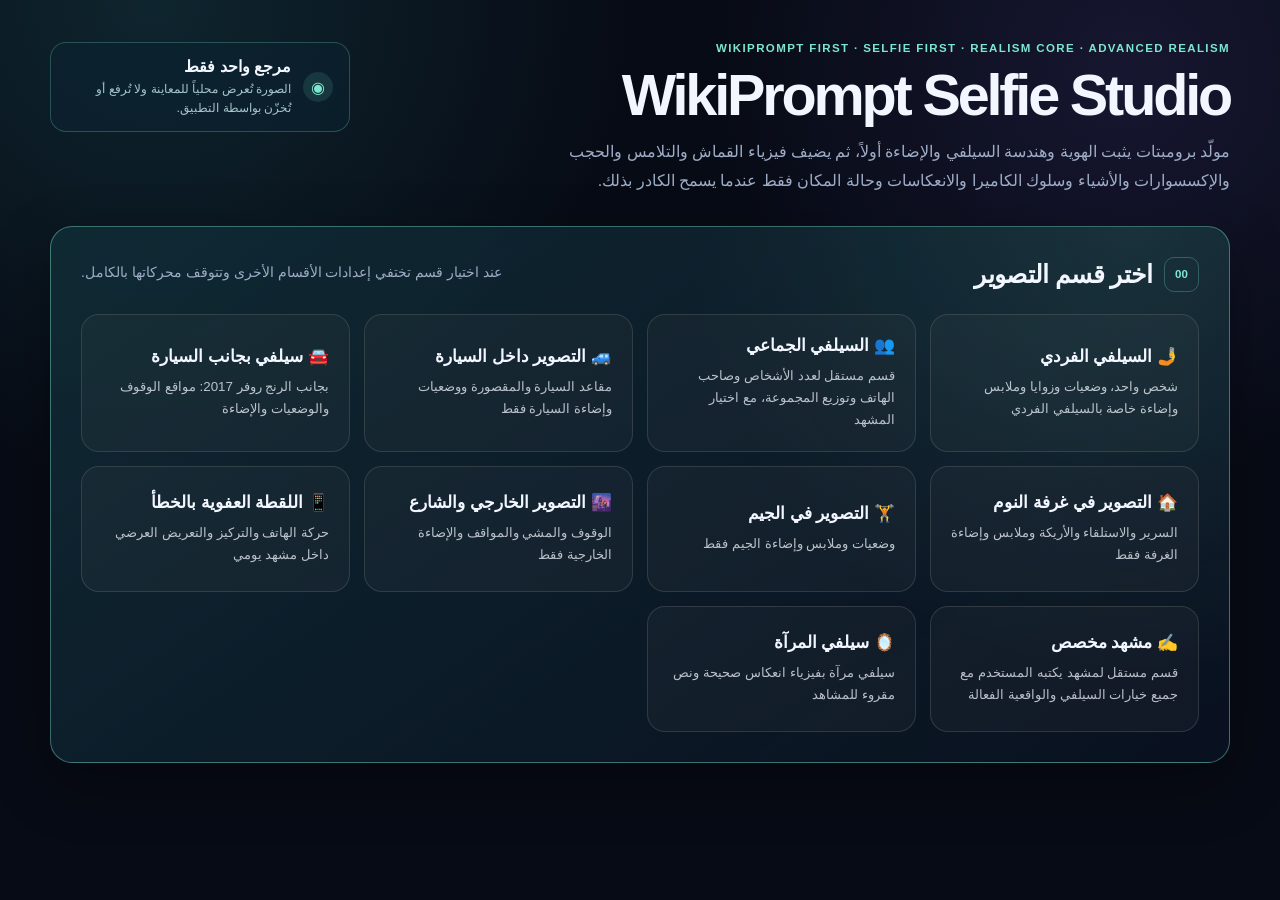
<file: index.html>
<!doctype html>
<html lang="ar" dir="rtl">
  <head>
    <meta charset="UTF-8" />
    <meta name="viewport" content="width=device-width, initial-scale=1.0" />
    <meta name="description" content="WikiPrompt Selfie Studio: مولّد برومبتات سيلفي واقعية بمرجع هوية واحد ومحركات Realism Core وAdvanced Realism." />
    <meta name="theme-color" content="#0b1020" />
    <title>WikiPrompt Selfie Studio</title>
    <link rel="stylesheet" href="styles-v2.css?v=20260903-emergency-cleanup" />
  </head>
  <body>
    <main class="app-shell">
      <header class="hero">
        <div>
          <p class="eyebrow">WIKIPROMPT FIRST · SELFIE FIRST · REALISM CORE · ADVANCED REALISM</p>
          <h1>WikiPrompt Selfie Studio</h1>
          <p class="hero-copy">مولّد برومبتات يثبت الهوية وهندسة السيلفي والإضاءة أولاً، ثم يضيف فيزياء القماش والتلامس والحجب والإكسسوارات والأشياء وسلوك الكاميرا والانعكاسات وحالة المكان فقط عندما يسمح الكادر بذلك.</p>
        </div>
        <div class="privacy-card">
          <span class="privacy-icon" aria-hidden="true">◉</span>
          <div><strong>مرجع واحد فقط</strong><p>الصورة تُعرض محلياً للمعاينة ولا تُرفع أو تُخزّن بواسطة التطبيق.</p></div>
        </div>
      </header>

      <form id="prompt-form" novalidate autocomplete="off">
        <input id="mode" name="mode" type="hidden" value="selfie" />

        <section class="panel priority-panel" id="studio-hub" aria-labelledby="studio-section-title">
          <div class="section-heading"><div><span class="section-number">00</span><h2 id="studio-section-title">اختر قسم التصوير</h2></div><p>عند اختيار قسم تختفي إعدادات الأقسام الأخرى وتتوقف محركاتها بالكامل.</p></div>
          <select id="studio-section" name="studioSection" hidden aria-hidden="true"></select>
          <input id="scenario-mode" name="scenarioMode" type="hidden" value="custom" />
          <div class="studio-section-grid" id="studio-section-grid">
            <button class="studio-section-card" type="button" data-studio-section="solo"><strong>🤳 السيلفي الفردي</strong><small>شخص واحد، وضعيات وزوايا وملابس وإضاءة خاصة بالسيلفي الفردي</small></button>
            <button class="studio-section-card" type="button" data-studio-section="group"><strong>👥 السيلفي الجماعي</strong><small>عدد الأشخاص وصاحب الهاتف وتوزيع المجموعة والتفاعل</small></button>
            <button class="studio-section-card" type="button" data-studio-section="car"><strong>🚙 التصوير داخل السيارة</strong><small>مقاعد السيارة والمقصورة ووضعيات وإضاءة السيارة فقط</small></button>
            <button class="studio-section-card" type="button" data-studio-section="carExterior"><strong>🚘 سيلفي بجانب السيارة</strong><small>بجانب الرنج روفر 2017: مواقع الوقوف والوضعيات والإضاءة</small></button>
            <button class="studio-section-card" type="button" data-studio-section="bedroom"><strong>🏠 التصوير في غرفة النوم</strong><small>السرير والاستلقاء والأريكة وملابس وإضاءة الغرفة فقط</small></button>
            <button class="studio-section-card" type="button" data-studio-section="gym"><strong>🏋️ التصوير في الجيم</strong><small>وضعيات وملابس وإضاءة الجيم فقط</small></button>
            <button class="studio-section-card" type="button" data-studio-section="street"><strong>🌆 التصوير الخارجي والشارع</strong><small>الوقوف والمشي والمواقف والإضاءة الخارجية فقط</small></button>
            <button class="studio-section-card" type="button" data-studio-section="accidental"><strong>📱 اللقطة العفوية بالخطأ</strong><small>حركة الهاتف والتركيز والتعريض العرضي داخل مشهد يومي</small></button>
            <button class="studio-section-card" type="button" data-studio-section="custom"><strong>✍️ مشهد مخصص</strong><small>قسم مستقل لمكان يكتبه المستخدم</small></button>
            <button class="studio-section-card" type="button" data-studio-section="mirror"><strong>🪞 سيلفي المرآة</strong><small>سيلفي مرآة بفيزياء انعكاس صحيحة ونص مقروء للمشاهد</small></button>
          </div>
        </section>

        <div id="studio-workspace" hidden>
          <section class="panel studio-workspace-header" aria-labelledby="active-studio-section-title">
            <button class="secondary-button compact-button" type="button" id="back-to-sections">← الرجوع إلى الأقسام</button>
            <div><p class="eyebrow">القسم المفتوح فقط</p><h2 id="active-studio-section-title"></h2><p id="studio-section-description"></p></div>
            <div class="readonly-card" id="studio-section-status"></div>
          </section>

        <section class="panel reference-panel" aria-labelledby="reference-title">
          <div class="section-heading"><div><span class="section-number">01</span><h2 id="reference-title">الهوية المرجعية</h2></div><p>صورة شخص واحدة هي المرجع الوحيد للوجه وخط الشعر وكثافته واللحية والعمر الظاهر.</p></div>
          <div class="reference-layout">
            <label class="drop-zone" for="reference-image"><input id="reference-image" type="file" accept="image/*" /><span class="drop-zone-icon" aria-hidden="true">+</span><strong>اختر صورة الهوية</strong><small>مرجع واحد فقط.</small></label>
            <div class="reference-preview-wrap" id="reference-preview-wrap" hidden><img id="reference-preview" alt="معاينة الصورة المرجعية" /><button class="secondary-button compact-button" type="button" id="remove-reference">إزالة الصورة</button></div>
            <label class="field field-wide" for="identity-notes"><span>ملاحظات هوية اختيارية</span><textarea id="identity-notes" rows="4" placeholder="مثال: فروة الرأس ظاهرة قليلًا، لا تزد كثافة الشعر، حافظ على فراغات اللحية وعدم تماثل الوجه الطبيعي."></textarea><small>الملاحظة تقيد المرجع ولا تستبدله.</small></label>
          </div>
        </section>

        <section class="panel priority-panel" aria-labelledby="selfie-title">
          <div class="section-heading"><div><span class="section-number">02</span><h2 id="selfie-title">السيلفي والوضعية</h2></div><p id="template-hint" aria-live="polite"></p></div>
          <div class="selfie-guidance" role="note">هذه هي الطبقة الأعلى أولوية بعد الهوية. المكان يرشّح الوضعية، والوضعية تقيد زاوية الهاتف والتكوين حتى تبقى مسافة الذراع والمنظور ممكنين فعلياً.</div>
          <div class="form-grid">
            <input id="group-mode" name="groupMode" type="hidden" value="single" />
            <input id="capture-mode" name="captureMode" type="hidden" value="normal" />
            <div class="field field-span-2" id="accidental-capture-fields" hidden>
              <span>إعدادات اللقطة العفوية بالخطأ</span>
              <div class="form-grid">
                <label class="field" for="accidental-trigger"><span>سبب حدوث اللقطة</span><select id="accidental-trigger" name="accidentalTrigger"></select></label>
                <label class="field" for="accidental-device"><span>الهاتف</span><select id="accidental-device" name="accidentalDevice"></select></label>
                <label class="field" for="accidental-position"><span>موضع الهاتف</span><select id="accidental-position" name="accidentalPhonePosition"></select></label>
                <label class="field" for="accidental-motion"><span>شدة الحركة</span><select id="accidental-motion" name="accidentalMotion"></select></label>
                <label class="field" for="accidental-tilt"><span>اتجاه الميل</span><select id="accidental-tilt" name="accidentalTilt"></select></label>
                <label class="field" for="accidental-focus"><span>حالة التركيز</span><select id="accidental-focus" name="accidentalFocus"></select></label>
                <label class="field" for="accidental-exposure"><span>التعريض التلقائي</span><select id="accidental-exposure" name="accidentalExposure"></select></label>
                <label class="field" for="accidental-intensity"><span>درجة العفوية</span><select id="accidental-intensity" name="accidentalIntensity"></select></label>
              </div>
            </div>
            <div class="field field-span-2" id="group-selfie-fields" hidden>
              <span>إعدادات السيلفي الجماعي</span>
              <div class="form-grid">
                <label class="field" for="group-count"><span>عدد الأشخاص</span><select id="group-count" name="groupCount"></select></label>
                <label class="field" for="camera-holder"><span>صاحب الهاتف</span><select id="camera-holder" name="cameraHolder"></select></label>
                <label class="field" for="group-arrangement"><span>توزيع المجموعة</span><select id="group-arrangement" name="groupArrangement"></select></label>
                <label class="field" for="group-interaction"><span>التفاعل</span><select id="group-interaction" name="groupInteraction"></select></label>
                <label class="field" for="group-auto-fix"><span>التصحيح التلقائي</span><select id="group-auto-fix" name="groupAutoFix"><option value="on">مفعّل — أقل من 75</option><option value="off">متوقف</option></select></label>
                <div class="field"><span>Group Realism Score</span><div class="readonly-card" id="group-score-preview">100/100</div><small>أقل من 75: Auto Fix · أقل من 60: Block Generation.</small></div>
              </div>
            </div>
            <label class="field field-span-2" id="scene-field" for="scene" hidden><span>مكان تصوير السيلفي الجماعي</span><select id="scene" name="scene"></select><small>هذا الاختيار يعمل داخل قسم السيلفي الجماعي فقط.</small></label>
            <label class="field field-span-2" id="custom-scene-field" for="custom-scene" hidden><span>وصف المشهد المخصص</span><textarea id="custom-scene" name="customScene" rows="3" placeholder="مثال: داخل محل نظارات طبي حديث في السعودية، أو داخل بقالة صغيرة في حي سكني."></textarea><small>اكتب المكان نفسه. المحرك يحوله إلى بيئة واقعية ويحافظ على السيلفي كعنصر أساسي.</small></label>
            <label class="field field-span-2" id="custom-scene-details-field" for="custom-scene-details" hidden><span>تفاصيل مطلوبة إذا سمحت الزاوية</span><input id="custom-scene-details" name="customSceneDetails" type="text" placeholder="اختياري: رف نظارات، مرآة صغيرة، موظف واحد بالخلفية." /><small>لا تُجبر هذه العناصر على الظهور إذا لم يسمح الكادر أو المنظور.</small></label>
            <label class="field" for="pose-family"><span>عائلة الوضعية</span><select id="pose-family" name="poseFamily"></select></label>
            <label class="field field-span-2" for="pose"><span>الوضعية</span><select id="pose" name="pose"></select><small>لا يُطلب من الخلفية أكثر مما يحتاجه هذا السيلفي.</small></label>
            <label class="field" for="selfie-angle"><span>زاوية السيلفي المتوافقة</span><select id="selfie-angle" name="selfieAngle"></select></label>
            <label class="field" for="composition"><span>التكوين المتوافق</span><select id="composition" name="composition"></select></label>
            <div class="field field-span-2 selfie-camera-lock" aria-label="قفل الكاميرا"><span>الكاميرا</span><div class="readonly-card">Xiaomi 15 Ultra · Front Camera · 21mm eq · f/2.0 · subject-held only</div><small>لا توجد كاميرا مراقب أو تصوير عادي في المسار الرئيسي.</small></div>
          </div>
        </section>

        <section class="panel" aria-labelledby="appearance-title">
          <div class="section-heading"><div><span class="section-number">03</span><h2 id="appearance-title">الملابس والشعر والمظهر</h2></div><p>الخامة والوزن والكي والاستعمال والقصة تتحكم في النسيج والطيات حسب الوضعية والكادر.</p></div>
          <div class="form-grid">
            <label class="field field-span-2" for="clothing"><span>الملابس</span><select id="clothing" name="clothing"></select><small>منزلي، كاجوال، ثياب سعودية، عمل، شتوي ورياضي.</small></label>
            <label class="field" for="fabric"><span>نوع القماش</span><select id="fabric" name="fabric"></select><small>يعرض فقط الخامات المنطقية للقطعة.</small></label>
            <label class="field" for="fabric-weight"><span>وزن القماش</span><select id="fabric-weight" name="fabricWeight"></select><small>يغير السقوط وعمق الطيات.</small></label>
            <label class="field" for="iron-state"><span>حالة الكي</span><select id="iron-state" name="ironState"></select><small>المكوي يظل يكوّن طيات جديدة عند الجلوس والحركة.</small></label>
            <label class="field" for="wear-state"><span>حالة الاستعمال</span><select id="wear-state" name="wearState"></select><small>جديد، يومي، بعد ساعات، منزلي أو بعد تمرين حسب اللباس.</small></label>
            <label class="field field-span-2" for="clothing-fit"><span>القصة / المقاس</span><select id="clothing-fit" name="clothingFit"></select><small>تؤثر على الشد والسقوط ولا تغيّر شكل الجسم.</small></label>
            <label class="field field-span-2" for="clothing-custom"><span>تفصيل إضافي للملابس</span><input id="clothing-custom" name="clothingCustom" type="text" placeholder="اختياري: لون أو تفصيل بسيط، مثال: بدون شعارات، أزرار بسيطة." /><small>إذا تعارض مع القماش أو الوضعية يتجاهله المحرك.</small></label>
            <label class="field field-span-2" for="hair"><span>تسريحة الشعر مع تثبيت الكثافة الأصلية</span><select id="hair" name="hair"></select></label>
            <label class="field" for="skin"><span>حالة البشرة</span><select id="skin" name="skin"></select></label>
            <label class="field" for="expression"><span>التعبير</span><select id="expression" name="expression"></select></label>
          </div>
        </section>

        <section class="panel lighting-panel" aria-labelledby="lighting-title">
          <div class="section-heading"><div><span class="section-number">04</span><h2 id="lighting-title">الإضاءة الفيزيائية</h2></div><p>المصدر المختار يحكم الظلال والـcatchlights والتعريض، ولا يوجد ضوء استوديو مخفي.</p></div>
          <div class="form-grid">
            <label class="field" for="time"><span>الوقت</span><select id="time" name="time"><option value="night">ليلاً</option><option value="day">نهاراً</option></select></label>
            <label class="field field-span-2" for="lighting"><span>الإضاءة</span><select id="lighting" name="lighting"></select></label>
            <label class="field" id="bedroom-window-field" for="bedroom-window" hidden><span>النافذة / الستائر</span><select id="bedroom-window" name="bedroomWindow"></select></label>
          </div>
        </section>

        <section class="panel" id="post-processing-panel" aria-labelledby="post-processing-title">
          <div class="section-heading"><div><span class="section-number">04A</span><h2 id="post-processing-title">الملمس والمعالجة اللاحقة</h2></div><p>اختيارية في جميع الأقسام. اتركها فارغة لعدم إضافة أي معالجة، أو اختر تأثيرين كحد أقصى.</p></div>
          <div class="effect-choice-grid" id="post-processing-options">
            <label class="effect-choice"><input type="checkbox" name="postProcessing" value="film-burn" /><span>حرق الفيلم</span></label>
            <label class="effect-choice"><input type="checkbox" name="postProcessing" value="film-grain" /><span>حبيبات الفيلم</span></label>
            <label class="effect-choice"><input type="checkbox" name="postProcessing" value="digital-clean" /><span>كلين ديجيتال</span></label>
            <label class="effect-choice"><input type="checkbox" name="postProcessing" value="chromatic-aberration" /><span>الانحراف اللوني</span></label>
            <label class="effect-choice"><input type="checkbox" name="postProcessing" value="bloom" /><span>بلوم</span></label>
            <label class="effect-choice"><input type="checkbox" name="postProcessing" value="vhs" /><span>VHS</span></label>
            <label class="effect-choice"><input type="checkbox" name="postProcessing" value="miniature" /><span>صورة مصغّرة</span></label>
            <label class="effect-choice"><input type="checkbox" name="postProcessing" value="motion-blur" /><span>ضبابية الحركة</span></label>
          </div>
          <div class="readonly-card" id="post-processing-status">بدون معالجة إضافية</div>
        </section>

        <section class="panel priority-panel" aria-labelledby="realism-core-title">
          <div class="section-heading"><div><span class="section-number">05</span><h2 id="realism-core-title">Realism Core</h2></div><p>طبقة ذكية تمنع التناقضات وتربط الشخص بالمكان والكاميرا بدل زيادة ديكور عشوائي.</p></div>
          <div class="selfie-guidance" role="note">التلامس، سلوك كاميرا الهاتف، الانعكاسات والزجاج وفحص التناقضات تعمل تلقائياً. أنت تتحكم فقط في الأشياء التي لها معنى بصري حقيقي.</div>
          <div class="form-grid">
            <label class="field" for="place-state"><span>حالة المكان</span><select id="place-state" name="placeState"></select><small>مرتب أو مستخدم أو بعد يوم عمل بدون فوضى مصطنعة.</small></label>
            <label class="field" for="people-density"><span>كثافة البشر</span><select id="people-density" name="peopleDensity"></select><small>العدد يُخفض تلقائياً إذا كان الكادر لا يسمح.</small></label>
            <label class="field field-span-2" for="subject-moment"><span>حالة الشخص في اللحظة</span><select id="subject-moment" name="subjectMoment"></select><small>تؤثر على الوقفة والطيات والتعب فقط، ولا تغيّر الهوية.</small></label>
            <label class="field field-span-2" for="interaction-object"><span>تفاعل اليد مع شيء</span><input id="interaction-object" name="interactionObject" type="text" placeholder="اختياري: يمسك نظارة باليد الحرة، كوب قهوة، مفتاح سيارة..." /><small>يُنفذ فقط إذا سمح الكادر والقبضة والوزن والتلامس؛ وإلا يُحذف بدل تخريب السيلفي.</small></label>
            <div class="field field-span-2 selfie-camera-lock"><span>الطبقات التلقائية</span><div class="readonly-card">Conflict Check · Contact Physics · Camera Auto Behavior · Reflection & Glass</div><small>هذه الطبقات لا تحتاج إعدادات إضافية وتعمل حسب المشهد والوضعية والإضاءة.</small></div>
          </div>
        </section>

        <section class="panel priority-panel" aria-labelledby="advanced-realism-title">
          <div class="section-heading"><div><span class="section-number">06</span><h2 id="advanced-realism-title">Advanced Realism</h2></div><p>معرفة المكان والحجب والإكسسوارات والأشياء والعيوب الصغيرة والتقييم تعمل بدون المساس بأقفال الهوية.</p></div>
          <div class="selfie-guidance" role="note">Prompt Optimizer وOcclusion Engine وEnvironment Microphysics تعمل تلقائياً. الـOptimizer يحذف التكرار الحرفي الآمن فقط، ولا يختصر أقفال الهوية والكاميرا والوضعية والإضاءة.</div>
          <div class="form-grid">
            <label class="field field-span-2" id="scene-profile-field" hidden><span>Scene Profile للمشهد المخصص</span><select id="scene-profile" name="sceneProfile"></select><small>تلقائي أو محل نظارات أو بقالة أو صيدلية أو كوفي أو مطعم أو عيادة أو مكتب أو مول أو محطة وقود. وصفك المكتوب يبقى المرجع الأعلى.</small></label>
            <label class="field" for="accessory-profile"><span>إكسسوار</span><select id="accessory-profile" name="accessoryProfile"></select><small>النظارة والساعة والخاتم والقبعة والسماعات لها مقياس وتلامس وظلال واقعية.</small></label>
            <label class="field" for="object-profile"><span>Object Profile</span><select id="object-profile" name="objectProfile"></select><small>يحدد وزن وقبضة ودعم الجسم الذي تتفاعل معه.</small></label>
            <label class="field field-span-2" for="accessory-detail"><span>تفصيل الإكسسوار</span><input id="accessory-detail" name="accessoryDetail" type="text" placeholder="اختياري: إطار أسود رفيع، ساعة بسيطة، خاتم فضي..." /><small>يُطبّق فقط إذا بقي متوافقاً مع الوجه واليد والإضاءة.</small></label>
            <div class="field"><span>Realism Risk Score</span><div class="readonly-card" id="realism-score-preview">100/100</div><small>تقييم قواعد للتماسك، وليس تقييم جمال.</small></div>
            <div class="field"><span>الطبقات التلقائية</span><div class="readonly-card">Prompt Optimizer · Occlusion · Microphysics</div><small>العيوب البيئية لها ميزانية صغيرة، بحد أقصى أثرين مناسبين للمشهد.</small></div>
          </div>
        </section>

        <section class="panel context-secondary-panel" aria-labelledby="context-title">
          <div class="section-heading"><div><span class="section-number">07</span><h2 id="context-title">الخلفية الاختيارية</h2></div><p>الخلفية سياق مساعد فقط؛ لا يُفرض كامل المكان أو السيارة أو الشارع.</p></div>
          <div class="form-grid">
            <label class="field" for="city"><span>المدينة</span><select id="city" name="city"><option value="riyadh">الرياض</option><option value="jeddah">جدة</option><option value="dammam">الدمام</option><option value="other">مدينة سعودية أخرى</option></select></label>
            <label class="field" for="messiness"><span>كثافة تفاصيل الخلفية</span><select id="messiness" name="messiness"><option value="minimal">بسيطة</option><option value="natural" selected>طبيعية</option><option value="busy">أكثر ازدحاماً</option></select></label>
            <label class="field field-span-2" for="environment-note"><span>ملاحظة سياق اختيارية</span><input id="environment-note" name="environmentNote" type="text" placeholder="مثال: قرب النافذة، موقف مول، جانب السرير. تُطبق فقط إذا كانت متوافقة مع الوضعية والإضاءة." /></label>
          </div>
        </section>

        <div class="action-row"><button class="primary-button" type="submit">توليد برومبت WikiPrompt Selfie</button><button class="secondary-button" type="button" id="reset-form">إعادة الضبط</button><span class="form-status" id="form-status" role="status" aria-live="polite"></span></div>
        </div>
      </form>

      <section class="result-panel" id="result-panel" aria-labelledby="result-title" hidden>
        <div class="result-heading"><div><p class="eyebrow">WIKIPROMPT-FIRST · REALISM CORE · ADVANCED REALISM · JSON</p><h2 id="result-title">البرومبت النهائي</h2><p id="result-meta"></p></div><div class="result-actions"><button class="secondary-button" type="button" id="copy-pack">نسخ الحزمة</button><button class="secondary-button" type="button" id="copy-json">نسخ JSON</button><button class="secondary-button" type="button" id="download-prompt">تنزيل TXT</button><button class="secondary-button" type="button" id="download-json">تنزيل JSON</button></div></div>
        <div class="output-grid">
          <label class="output-field" for="positive-prompt"><span>POSITIVE PROMPT</span><textarea id="positive-prompt" rows="26" readonly></textarea><button class="secondary-button output-copy" type="button" id="copy-positive">نسخ</button></label>
          <label class="output-field" for="negative-prompt"><span>NEGATIVE PROMPT</span><textarea id="negative-prompt" rows="16" readonly></textarea><button class="secondary-button output-copy" type="button" id="copy-negative">نسخ</button></label>
          <label class="output-field output-field--json" for="json-prompt"><span>JSON SPECIFICATION · إدخال مباشر ونظيف</span><small>انسخ هذا JSON وحده عند دعم المولّد له؛ لا تدمجه مع POSITIVE أو NEGATIVE. لا يحتوي على نسخة مكررة من البرومبت أو قائمة QA.</small><textarea id="json-prompt" rows="24" readonly></textarea><button class="secondary-button output-copy" type="button" id="copy-json-output">نسخ JSON</button></label>
        </div>
        <div class="qa-block"><div class="qa-heading"><div><p class="eyebrow">REALISM QA</p><h3>فحص الترابط</h3></div><small>الهوية والسيلفي والوضعية والإضاءة أعلى من الخلفية وكل التفاصيل الثانوية.</small></div><ul id="qa-list"></ul></div>
      </section>

      <template id="qa-item-template"><li><strong></strong><span></span></li></template>
    </main>
    <script type="module" src="js/canonical/engine-gate.js?v=20260903-phase6"></script>
  </body>
</html>
</file>
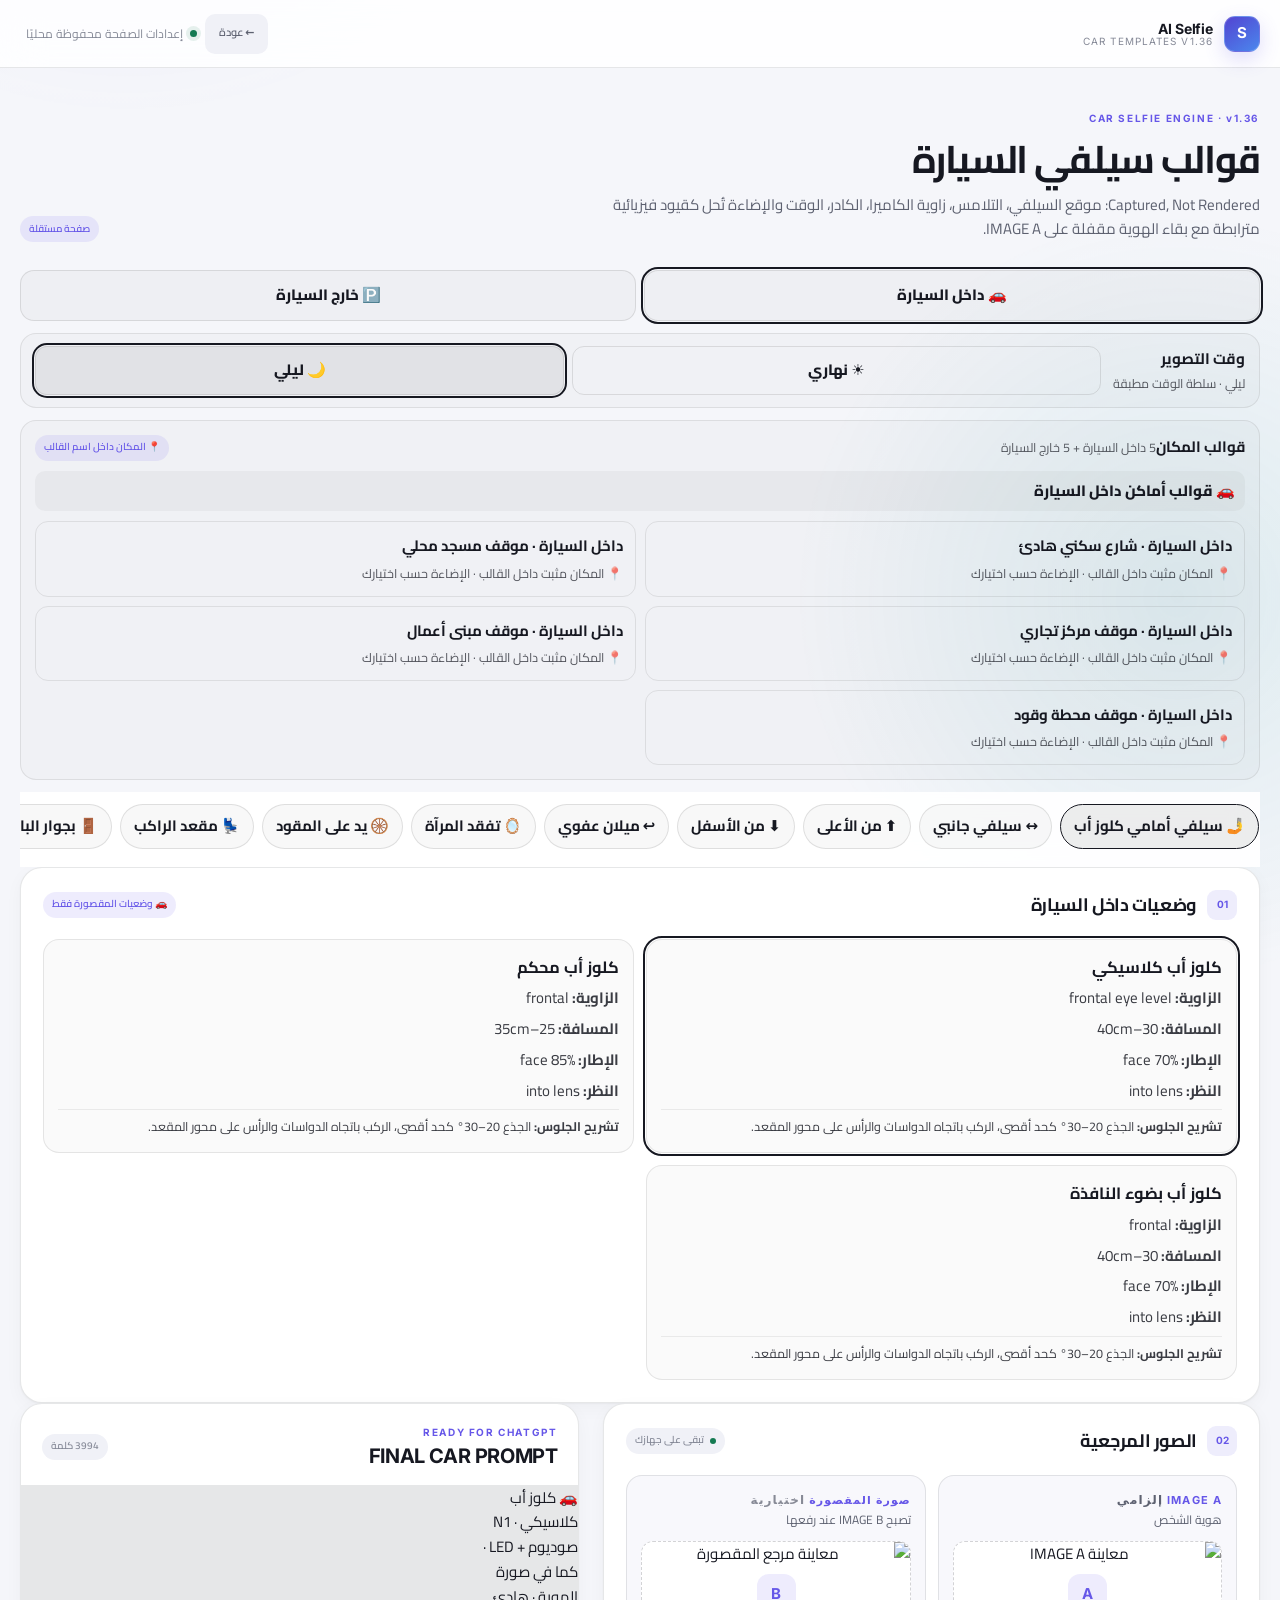
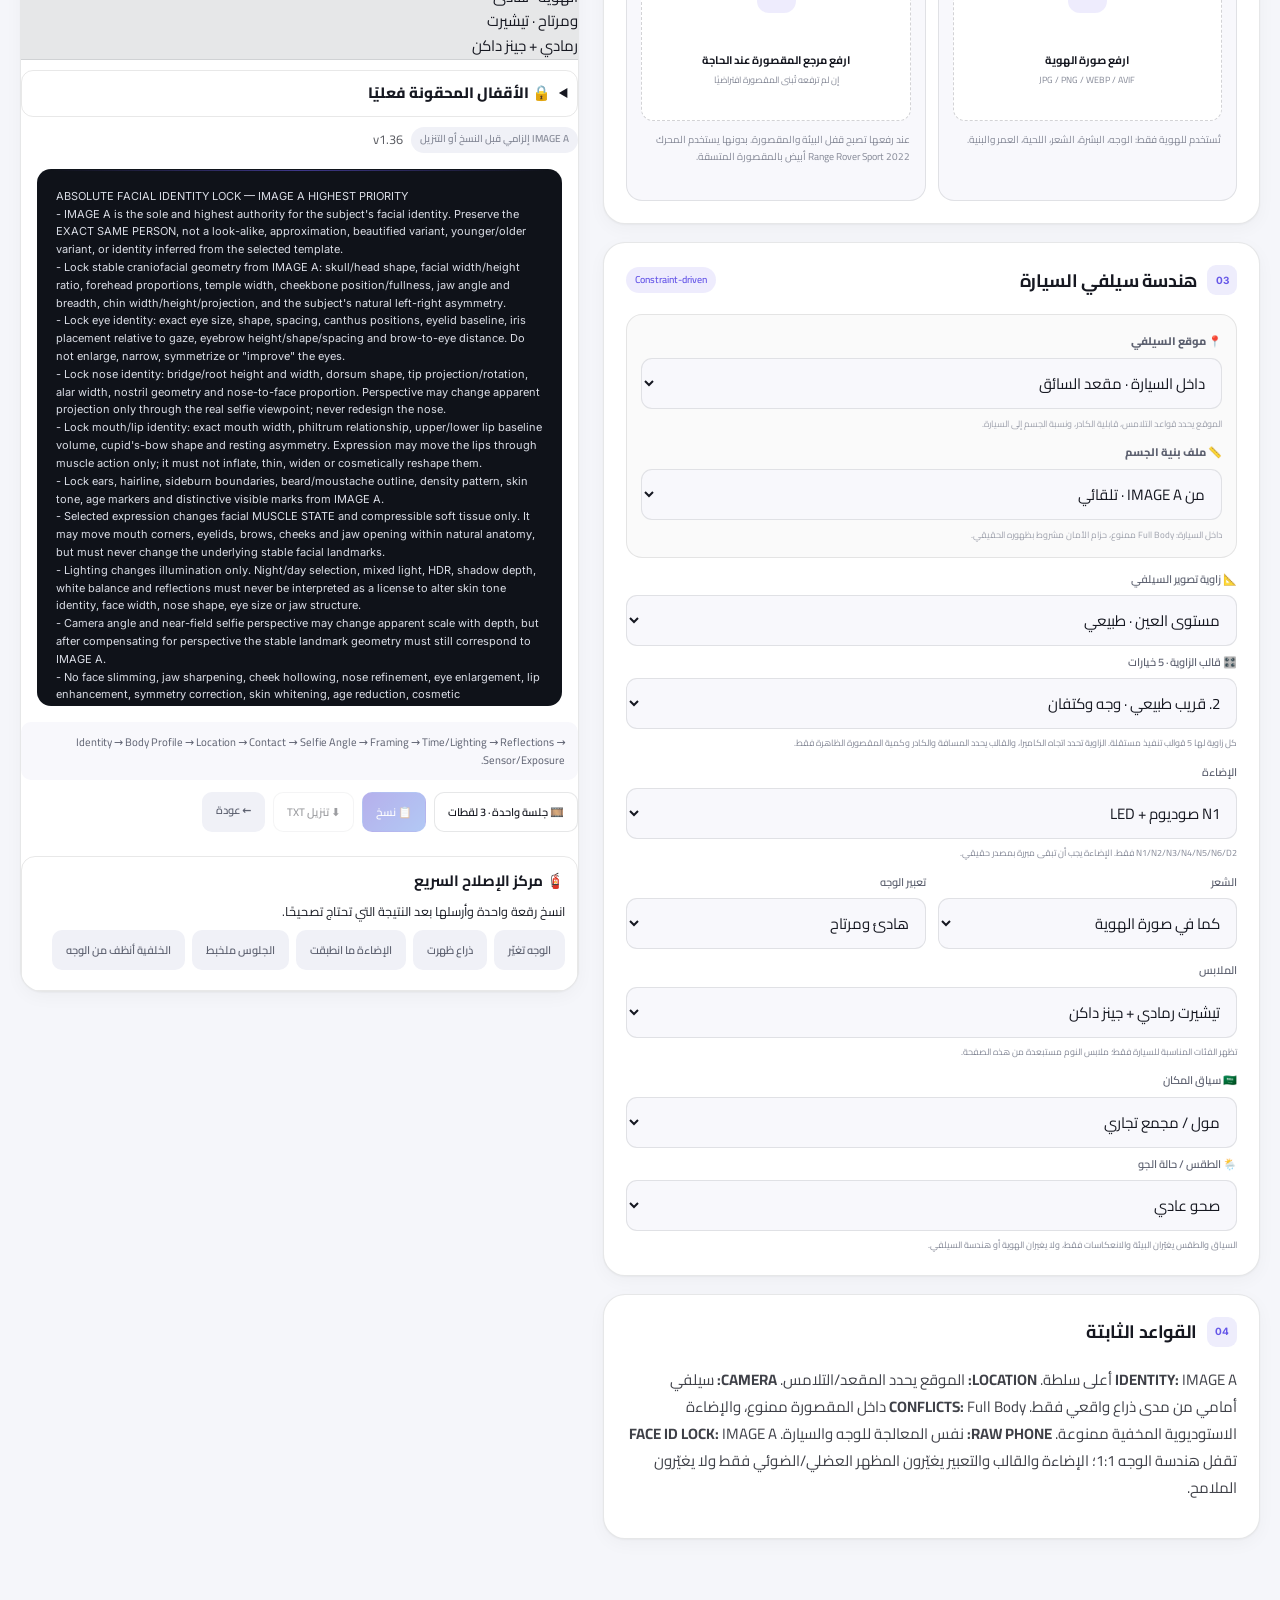
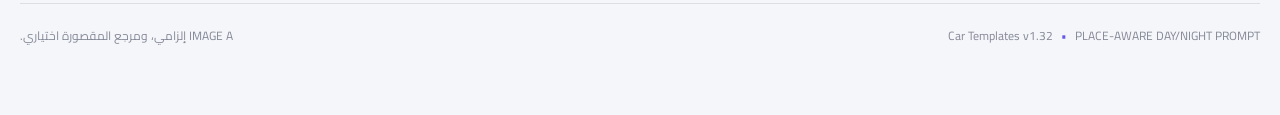
<file: car.html>
<!doctype html>
<html lang="ar" dir="rtl" data-theme="system">
<head>
  <meta charset="utf-8">
  <meta name="viewport" content="width=device-width, initial-scale=1, viewport-fit=cover">
  <meta name="description" content="v1.40 — صفحة سيلفي السيارة بهندسة موقع، منظور، تلامس وتعارضات فيزيائية.">
  <meta name="color-scheme" content="light dark">
  <meta name="theme-color" content="#0d1117">
  <title>قوالب السيارة v1.40 — AI Selfie Prompt Studio</title>
  <link rel="icon" href="assets/favicon.svg" type="image/svg+xml">
  <link rel="preconnect" href="https://fonts.googleapis.com">
  <link rel="preconnect" href="https://fonts.gstatic.com" crossorigin>
  <link href="https://fonts.googleapis.com/css2?family=Cairo:wght@400;500;600;700;800&family=Inter:wght@400;500;600;700&display=swap" rel="stylesheet">
  <link rel="stylesheet" href="css/tokens.css">
  <link rel="stylesheet" href="css/main.css">
  <link rel="stylesheet" href="css/components.css">
  <link rel="stylesheet" href="css/responsive.css">
  <style>
    .car-page{padding-bottom:36px}.car-nav-link{text-decoration:none;white-space:nowrap}.car-category-shell{position:sticky;top:0;z-index:30;padding:10px 0;background:color-mix(in srgb,var(--surface,#0d1117) 92%,transparent);backdrop-filter:blur(14px)}.car-category-bar{display:flex;gap:8px;overflow-x:auto;overscroll-behavior-inline:contain;scrollbar-width:none;padding:2px 1px 8px}.car-category-bar::-webkit-scrollbar{display:none}.car-chip{flex:0 0 auto;border:1px solid var(--border-color,rgba(127,127,127,.22));background:var(--surface-raised,rgba(127,127,127,.05));color:inherit;border-radius:999px;padding:9px 13px;font:inherit;font-weight:700;cursor:pointer}.car-chip.is-active{border-color:currentColor;background:rgba(127,127,127,.14)}.car-template-grid{display:grid;grid-template-columns:repeat(2,minmax(0,1fr));gap:12px}.car-pose-card{text-align:right;display:grid;gap:6px;border:1px solid var(--border-color,rgba(127,127,127,.18));border-radius:16px;background:var(--surface-raised,rgba(127,127,127,.04));color:inherit;padding:14px;cursor:pointer;font:inherit}.car-pose-card:hover{transform:translateY(-1px)}.car-pose-card.is-active{outline:2px solid currentColor;outline-offset:1px}.car-pose-card strong{font-size:1.02rem}.car-pose-card span,.car-pose-card small{line-height:1.65;opacity:.84}.car-pose-card small{padding-top:7px;border-top:1px solid var(--border-color,rgba(127,127,127,.16))}.car-reference-grid{display:grid;grid-template-columns:1fr 1fr;gap:12px}.car-reference-grid .upload-card{min-width:0}.car-reference-grid .dropzone{min-height:180px}.car-reference-grid img{max-height:220px;object-fit:cover}.car-status-row{display:flex;gap:8px;align-items:center;flex-wrap:wrap}.car-output-actions{display:flex;gap:8px;flex-wrap:wrap}.car-output-actions a{text-decoration:none}.car-version{font-size:.8rem;opacity:.7}.car-form-grid{display:grid;grid-template-columns:repeat(2,minmax(0,1fr));gap:12px}.car-form-grid .field--wide{grid-column:1/-1}.car-help{line-height:1.8;opacity:.82}.prompt-editor pre{white-space:pre-wrap;overflow-wrap:anywhere}.required-mark{font-weight:800}.optional-mark{opacity:.72}#carSelfieArchitectureControls{display:grid;gap:8px;padding:14px;border:1px solid var(--border-color,rgba(127,127,127,.18));border-radius:16px;background:var(--surface-raised,rgba(127,127,127,.035))}#carSelfieArchitectureControls label{font-weight:800;margin-top:3px}#carSelfieArchitectureControls small{line-height:1.65;opacity:.78}@media(max-width:760px){.car-template-grid,.car-reference-grid,.car-form-grid{grid-template-columns:1fr}.car-category-shell{top:0}.topbar__actions .save-status{display:none}}
  </style>
</head>
<body class="car-page" data-page="car">
  <a class="skip-link" href="#workspace">انتقل إلى مساحة العمل</a>
  <header class="topbar">
    <div class="topbar__inner">
      <a class="brand" href="index.html" aria-label="العودة للرئيسية"><span class="brand__mark" aria-hidden="true">S</span><span><strong>AI Selfie</strong><small>Car Templates v1.40</small></span></a>
      <div class="topbar__actions">
        <a class="ghost-button car-nav-link" href="index.html">← عودة</a>
        <span class="save-status"><span class="save-status__dot"></span> إعدادات الصفحة محفوظة محليًا</span>
      </div>
    </div>
  </header>

  <main id="workspace" class="page-shell">
    <section class="intro" aria-labelledby="pageTitle">
      <div>
        <p class="eyebrow">CAR SELFIE ENGINE · v1.40</p>
        <h1 id="pageTitle">قوالب سيلفي السيارة</h1>
        <p>Captured, Not Rendered: موقع السيلفي، التلامس، زاوية الكاميرا، الكادر، الوقت والإضاءة تُحل كقيود فيزيائية مترابطة مع بقاء الهوية مقفلة على IMAGE A.</p>
      </div>
      <span class="context-badge">صفحة مستقلة</span>
    </section>

    <section class="car-category-shell" aria-label="فئات قوالب السيارة">
      <div id="carCategoryBar" class="car-category-bar"></div>
    </section>

    <section class="panel" aria-labelledby="templatesTitle">
      <div class="panel__header">
        <div><span class="step-number">01</span><h2 id="templatesTitle">قوالب الفئة</h2></div>
        <span class="context-badge">اضغط البطاقة للاعتماد</span>
      </div>
      <div id="carTemplateGrid" class="car-template-grid"></div>
    </section>

    <div class="workspace-grid">
      <div class="configuration-column">
        <section class="panel" aria-labelledby="refsTitle">
          <div class="panel__header">
            <div><span class="step-number">02</span><h2 id="refsTitle">الصور المرجعية</h2></div>
            <span class="privacy-badge">تبقى على جهازك</span>
          </div>
          <div class="car-reference-grid">
            <article class="upload-card" data-upload="imageA">
              <div class="upload-card__heading"><div><strong>IMAGE A <span class="required-mark">إلزامي</span></strong><span>هوية الشخص</span></div><button class="upload-remove" id="imageARemove" type="button" hidden>حذف</button></div>
              <label class="dropzone" id="imageADropzone" for="imageAInput">
                <input id="imageAInput" type="file" accept="image/jpeg,image/png,image/webp,image/avif" hidden>
                <span class="dropzone__icon" aria-hidden="true">A</span>
                <span class="dropzone__empty"><strong>ارفع صورة الهوية</strong><small>JPG / PNG / WEBP / AVIF</small></span>
                <img id="imageAPreview" alt="معاينة IMAGE A" hidden>
              </label>
              <p class="upload-card__hint">تُستخدم للهوية فقط: الوجه، البشرة، الشعر، اللحية، العمر والبنية.</p>
              <p class="file-meta" id="imageAMeta"></p>
            </article>

            <article class="upload-card" data-upload="cabin">
              <div class="upload-card__heading"><div><strong>صورة المقصورة <span class="optional-mark">اختيارية</span></strong><span>تصبح IMAGE B عند رفعها</span></div><button class="upload-remove" id="cabinRemove" type="button" hidden>حذف</button></div>
              <label class="dropzone" id="cabinDropzone" for="cabinInput">
                <input id="cabinInput" type="file" accept="image/jpeg,image/png,image/webp,image/avif" hidden>
                <span class="dropzone__icon" aria-hidden="true">B</span>
                <span class="dropzone__empty"><strong>ارفع مرجع المقصورة عند الحاجة</strong><small>إن لم ترفعه تُبنى المقصورة افتراضيًا</small></span>
                <img id="cabinPreview" alt="معاينة مرجع المقصورة" hidden>
              </label>
              <p class="upload-card__hint">عند رفعها تصبح قفل البيئة والمقصورة. بدونها يستخدم المحرك Range Rover Sport 2022 أبيض بالمقصورة المتسقة.</p>
              <p class="file-meta" id="cabinMeta"></p>
            </article>
          </div>
        </section>

        <section class="panel" aria-labelledby="choicesTitle">
          <div class="panel__header">
            <div><span class="step-number">03</span><h2 id="choicesTitle">هندسة سيلفي السيارة</h2></div>
            <span class="context-badge">Constraint-driven</span>
          </div>
          <form class="car-form-grid" novalidate>
            <div class="field field--wide"><label for="lightingSelect">الإضاءة</label><select id="lightingSelect"></select><small>N1/N2/N3/N4/N5/N6/D2 فقط. الإضاءة يجب أن تبقى مبررة بمصدر حقيقي.</small></div>
            <div class="field"><label for="hairSelect">الشعر</label><select id="hairSelect"></select></div>
            <div class="field"><label for="expressionSelect">تعبير الوجه</label><select id="expressionSelect"></select></div>
            <div class="field field--wide"><label for="clothingSelect">الملابس</label><select id="clothingSelect"></select><small>تظهر الفئات المناسبة للسيارة فقط؛ ملابس النوم مستبعدة من هذه الصفحة.</small></div>
          </form>
        </section>

        <section class="panel">
          <div class="panel__header"><div><span class="step-number">04</span><h2>القواعد الثابتة</h2></div></div>
          <p class="car-help"><strong>IDENTITY:</strong> IMAGE A أعلى سلطة. <strong>LOCATION:</strong> الموقع يحدد المقعد/التلامس. <strong>CAMERA:</strong> سيلفي أمامي من مدى ذراع واقعي فقط. <strong>CONFLICTS:</strong> Full Body داخل المقصورة ممنوع، والإضاءة الاستوديوية المخفية ممنوعة. <strong>RAW PHONE:</strong> نفس المعالجة للوجه والسيارة.</p>
        </section>
      </div>

      <aside class="output-column" aria-labelledby="promptTitle">
        <section class="prompt-panel">
          <div class="prompt-panel__header">
            <div><p class="eyebrow">READY FOR CHATGPT</p><h2 id="promptTitle">FINAL CAR PROMPT</h2></div>
            <span id="promptWordCount" class="word-count">0 كلمة</span>
          </div>
          <div id="promptSummary" class="selection-summary"></div>
          <div class="car-status-row"><span id="carStatus" class="validation-status">IMAGE A إلزامي قبل النسخ أو التنزيل</span><span class="car-version">v1.40</span></div>
          <div class="prompt-editor"><pre id="finalPrompt" tabindex="0" aria-label="الأمر النهائي لقالب السيارة"></pre></div>
          <div class="validation-summary">Identity → Body Profile → Location → Contact → Selfie Angle → Framing → Time/Lighting → Reflections → Sensor/Exposure.</div>
          <div class="car-output-actions">
            <button id="copyBtn" class="primary-button" type="button" disabled>📋 نسخ</button>
            <button id="downloadBtn" class="secondary-button" type="button" disabled>⬇️ تنزيل TXT</button>
            <a class="ghost-button" href="index.html">← عودة</a>
          </div>
        </section>
      </aside>
    </div>
  </main>

  <footer class="footer"><p>Car Templates v1.40 <span>•</span> CONSTRAINT-DRIVEN CAR SELFIE ARCHITECTURE</p><p>IMAGE A إلزامي، ومرجع المقصورة اختياري.</p></footer>
  <script src="js/data/carTemplatesData.js"></script>
  <script type="module" src="js/globalFabricPhysicsRuntime.js"></script>
  <script type="module" src="js/carPage.js"></script>
  <script type="module" src="js/carCompactPromptRuntime.js"></script>
  <script type="module" src="js/carExteriorRuntime.js"></script>
  <script type="module" src="js/carFacialIdentityLockRuntime.js"></script>
  <script type="module" src="js/carSelfieAngleRuntime.js"></script>
  <script type="module" src="js/carSelfieArchitectureRuntime.js"></script>
  <script type="module" src="js/carWorkflowToolsRuntime.js"></script>
</body>
</html>
</file>
<file: styles-v2.css>
:root {
  color-scheme: dark;
  --bg: #070b15;
  --bg-raised: #0d1425;
  --panel: rgba(16, 25, 45, 0.82);
  --panel-solid: #111a2f;
  --border: rgba(151, 174, 224, 0.18);
  --border-strong: rgba(151, 174, 224, 0.35);
  --text: #f2f6ff;
  --muted: #9eacc6;
  --accent: #7ce7d0;
  --accent-deep: #23bba1;
  --accent-ink: #042b28;
  --warm: #f8bc79;
  --danger: #ff8295;
  --shadow: 0 20px 60px rgba(0, 0, 0, 0.32);
  font-family: "Segoe UI", Tahoma, Arial, sans-serif;
}

* {
  box-sizing: border-box;
}

body {
  min-width: 320px;
  min-height: 100vh;
  margin: 0;
  color: var(--text);
  background:
    radial-gradient(circle at 12% 0%, rgba(48, 155, 163, 0.18), transparent 30rem),
    radial-gradient(circle at 88% 8%, rgba(100, 80, 184, 0.17), transparent 26rem),
    var(--bg);
}

button,
input,
select,
textarea {
  font: inherit;
}

button {
  cursor: pointer;
}

.app-shell {
  width: min(1180px, calc(100% - 32px));
  margin: 0 auto;
  padding: 42px 0 72px;
}

.hero,
.result-heading,
.section-heading,
.action-row,
.qa-heading,
.privacy-card,
.result-actions {
  display: flex;
  align-items: center;
}

.hero {
  align-items: flex-start;
  justify-content: space-between;
  gap: 32px;
  margin-bottom: 30px;
}

.eyebrow {
  margin: 0 0 8px;
  color: var(--accent);
  font-size: 0.72rem;
  font-weight: 800;
  letter-spacing: 0.12em;
}

h1,
h2,
h3,
p {
  margin-top: 0;
}

h1 {
  margin-bottom: 10px;
  font-size: clamp(2rem, 5vw, 3.6rem);
  letter-spacing: -0.055em;
}

h2 {
  margin-bottom: 0;
  font-size: clamp(1.2rem, 2vw, 1.55rem);
  letter-spacing: -0.025em;
}

.hero-copy {
  max-width: 720px;
  margin-bottom: 0;
  color: var(--muted);
  line-height: 1.8;
}

.privacy-card {
  width: min(300px, 100%);
  gap: 12px;
  padding: 14px 16px;
  border: 1px solid rgba(124, 231, 208, 0.25);
  border-radius: 16px;
  background: rgba(12, 36, 49, 0.58);
}

.privacy-card p,
.privacy-card strong {
  display: block;
  margin: 0;
}

.privacy-card p {
  margin-top: 4px;
  color: #a6c5ca;
  font-size: 0.78rem;
  line-height: 1.5;
}

.privacy-icon {
  display: grid;
  width: 30px;
  height: 30px;
  flex: 0 0 auto;
  place-items: center;
  border-radius: 50%;
  color: var(--accent);
  background: rgba(124, 231, 208, 0.12);
}

.panel,
.result-panel {
  margin-top: 18px;
  padding: clamp(20px, 3vw, 30px);
  border: 1px solid var(--border);
  border-radius: 22px;
  background: linear-gradient(145deg, rgba(21, 32, 58, 0.94), rgba(10, 17, 33, 0.85));
  box-shadow: var(--shadow);
}

.bedroom-panel {
  border-color: rgba(248, 188, 121, 0.34);
  background:
    radial-gradient(circle at 88% 0%, rgba(248, 188, 121, 0.1), transparent 26rem),
    linear-gradient(145deg, rgba(43, 31, 43, 0.94), rgba(16, 20, 37, 0.9));
}

.bedroom-guidance {
  margin: -4px 0 20px;
  padding: 11px 13px;
  border: 1px solid rgba(248, 188, 121, 0.22);
  border-radius: 11px;
  color: #f4d7b4;
  font-size: 0.84rem;
  line-height: 1.65;
  background: rgba(86, 56, 46, 0.23);
}

.bedroom-lighting-field select {
  border-color: rgba(248, 188, 121, 0.4);
  color: #ffe8cc;
}

.section-heading {
  align-items: flex-start;
  justify-content: space-between;
  gap: 24px;
  margin-bottom: 22px;
}

.section-heading > div {
  display: flex;
  align-items: center;
  gap: 12px;
}

.section-heading p {
  max-width: 520px;
  margin: 4px 0 0;
  color: var(--muted);
  font-size: 0.88rem;
  line-height: 1.6;
}

.section-number {
  display: grid;
  width: 35px;
  height: 35px;
  place-items: center;
  border: 1px solid rgba(124, 231, 208, 0.27);
  border-radius: 10px;
  color: var(--accent);
  font-size: 0.72rem;
  font-weight: 800;
}

.reference-layout,
.form-grid,
.output-grid {
  display: grid;
  gap: 16px;
}

.reference-layout {
  grid-template-columns: minmax(180px, 0.7fr) minmax(180px, 0.7fr) minmax(300px, 1.6fr);
  align-items: stretch;
}

.drop-zone {
  display: flex;
  min-height: 170px;
  flex-direction: column;
  align-items: center;
  justify-content: center;
  gap: 8px;
  padding: 18px;
  border: 1px dashed rgba(124, 231, 208, 0.48);
  border-radius: 16px;
  color: #d8fffa;
  text-align: center;
  background: rgba(14, 54, 61, 0.26);
  transition: border-color 160ms ease, background 160ms ease, transform 160ms ease;
}

.drop-zone:hover {
  border-color: var(--accent);
  background: rgba(16, 77, 82, 0.35);
  transform: translateY(-1px);
}

.drop-zone input {
  position: absolute;
  width: 1px;
  height: 1px;
  overflow: hidden;
  clip: rect(0 0 0 0);
  white-space: nowrap;
}

.drop-zone-icon {
  display: grid;
  width: 36px;
  height: 36px;
  place-items: center;
  border-radius: 50%;
  color: var(--accent-ink);
  font-size: 1.8rem;
  font-weight: 300;
  background: var(--accent);
}

.drop-zone small,
.field small {
  color: var(--muted);
  font-size: 0.75rem;
  line-height: 1.45;
}

.reference-preview-wrap {
  position: relative;
  min-height: 170px;
  overflow: hidden;
  border: 1px solid var(--border-strong);
  border-radius: 16px;
  background: #05070e;
}

.reference-preview-wrap img {
  width: 100%;
  height: 170px;
  object-fit: cover;
}

.compact-button {
  position: absolute;
  right: 10px;
  bottom: 10px;
  padding: 7px 10px !important;
  font-size: 0.75rem !important;
  backdrop-filter: blur(9px);
}

.form-grid {
  grid-template-columns: repeat(4, minmax(0, 1fr));
}

.field {
  display: flex;
  min-width: 0;
  flex-direction: column;
  gap: 8px;
}

.field > span,
.output-field > span {
  color: #dce6fd;
  font-size: 0.85rem;
  font-weight: 700;
}

.field input,
.field select,
.field textarea,
.output-field textarea {
  width: 100%;
  border: 1px solid var(--border);
  border-radius: 11px;
  outline: none;
  color: var(--text);
  background: rgba(5, 10, 22, 0.55);
  transition: border-color 150ms ease, box-shadow 150ms ease, background 150ms ease;
}

.field input,
.field select {
  height: 46px;
  padding: 0 12px;
}

.field textarea {
  min-height: 94px;
  padding: 11px 12px;
  resize: vertical;
  line-height: 1.65;
}

.field input::placeholder,
.field textarea::placeholder {
  color: #76839f;
}

.field input:focus,
.field select:focus,
.field textarea:focus,
.output-field textarea:focus {
  border-color: var(--accent);
  box-shadow: 0 0 0 3px rgba(124, 231, 208, 0.13);
  background: rgba(8, 16, 31, 0.8);
}

.field-span-2 {
  grid-column: span 2;
}

.field-wide {
  min-width: 0;
}

.action-row {
  gap: 12px;
  margin-top: 20px;
}

.primary-button,
.secondary-button,
.text-button {
  border: 0;
  border-radius: 11px;
  font-weight: 800;
  transition: transform 150ms ease, opacity 150ms ease, border-color 150ms ease, background 150ms ease;
}

.primary-button {
  min-height: 46px;
  padding: 0 17px;
  color: var(--accent-ink);
  background: linear-gradient(135deg, #a5f5e4, #58d6c0);
}

.secondary-button {
  min-height: 42px;
  padding: 0 14px;
  border: 1px solid var(--border-strong);
  color: #dce6fd;
  background: rgba(15, 25, 47, 0.8);
}

.text-button {
  padding: 4px 0;
  color: var(--accent);
  background: transparent;
}

.primary-button:hover,
.secondary-button:hover,
.text-button:hover {
  transform: translateY(-1px);
}

.primary-button:active,
.secondary-button:active,
.text-button:active {
  transform: translateY(0);
}

.form-status {
  color: var(--muted);
  font-size: 0.84rem;
}

.result-panel {
  margin-top: 24px;
  border-color: rgba(124, 231, 208, 0.28);
}

.result-heading {
  align-items: flex-start;
  justify-content: space-between;
  gap: 24px;
  margin-bottom: 20px;
}

.result-heading p:not(.eyebrow) {
  margin: 8px 0 0;
  color: var(--muted);
  font-size: 0.86rem;
}

.result-actions {
  flex-wrap: wrap;
  justify-content: flex-end;
  gap: 8px;
}

.compact-primary {
  min-height: 42px;
}

.output-grid {
  grid-template-columns: 1.7fr 1fr;
}

.output-field {
  display: flex;
  flex-direction: column;
  gap: 8px;
}

.output-field--json {
  grid-column: 1 / -1;
}

.output-field--json > small {
  color: var(--muted);
  font-size: 0.8rem;
  line-height: 1.55;
}

.output-field--json textarea {
  min-height: 430px;
}

.output-field textarea {
  min-height: 320px;
  padding: 14px;
  direction: ltr;
  resize: vertical;
  font-family: ui-monospace, SFMono-Regular, Menlo, Consolas, monospace;
  font-size: 0.78rem;
  line-height: 1.75;
}

.qa-box {
  margin-top: 20px;
  padding: 16px;
  border: 1px solid rgba(124, 231, 208, 0.18);
  border-radius: 14px;
  background: rgba(9, 42, 48, 0.32);
}

.qa-heading {
  justify-content: space-between;
  gap: 12px;
}

.qa-heading > div {
  display: flex;
  align-items: center;
  gap: 8px;
}

.qa-heading h3 {
  margin: 0;
  color: #d9fffa;
  font-size: 0.9rem;
  letter-spacing: 0.08em;
}

.qa-dot {
  width: 9px;
  height: 9px;
  border-radius: 50%;
  background: var(--accent);
  box-shadow: 0 0 0 4px rgba(124, 231, 208, 0.12);
}

.qa-box ul {
  display: grid;
  grid-template-columns: repeat(2, minmax(0, 1fr));
  gap: 10px 16px;
  margin: 16px 0 0;
  padding: 0;
  list-style: none;
}

.qa-box li {
  display: flex;
  gap: 7px;
  color: var(--muted);
  font-size: 0.82rem;
  line-height: 1.55;
}

.qa-box li strong {
  color: var(--accent);
  white-space: nowrap;
}

.selfie-only[hidden],
.reference-preview-wrap[hidden],
.bedroom-panel[hidden],
.non-bedroom-only[hidden] {
  display: none;
}

@media (max-width: 850px) {
  .hero,
  .result-heading,
  .section-heading {
    flex-direction: column;
  }

  .privacy-card {
    width: 100%;
  }

  .reference-layout,
  .form-grid,
  .output-grid {
    grid-template-columns: repeat(2, minmax(0, 1fr));
  }

  .field-span-2 {
    grid-column: span 2;
  }

  .result-actions {
    justify-content: flex-start;
  }
}

@media (max-width: 560px) {
  .app-shell {
    width: min(100% - 20px, 1180px);
    padding-top: 24px;
  }

  .panel,
  .result-panel {
    padding: 18px;
    border-radius: 17px;
  }

  .reference-layout,
  .form-grid,
  .output-grid,
  .qa-box ul {
    grid-template-columns: 1fr;
  }

  .field-span-2 {
    grid-column: auto;
  }

  .section-heading {
    gap: 12px;
  }

  .action-row {
    align-items: stretch;
    flex-wrap: wrap;
  }

  .primary-button,
  .secondary-button {
    flex: 1 1 auto;
  }

  .result-actions {
    width: 100%;
  }

  .output-field textarea {
    min-height: 250px;
  }
}

/* === WikiPrompt extensions (consolidated) === */
.priority-panel {
  border-color: rgba(124, 231, 208, 0.42);
  background:
    radial-gradient(circle at 92% 0%, rgba(124, 231, 208, 0.11), transparent 28rem),
    linear-gradient(145deg, rgba(16, 43, 53, 0.94), rgba(10, 17, 33, 0.9));
}

.selfie-guidance {
  margin: -4px 0 20px;
  padding: 12px 14px;
  border: 1px solid rgba(124, 231, 208, 0.28);
  border-radius: 12px;
  color: #c9f7ee;
  font-size: 0.86rem;
  line-height: 1.75;
  background: rgba(14, 64, 67, 0.24);
}

.selfie-camera-lock .readonly-card {
  min-height: 44px;
  display: flex;
  align-items: center;
  padding: 10px 12px;
  border: 1px solid rgba(124, 231, 208, 0.28);
  border-radius: 11px;
  color: #d8fffa;
  direction: ltr;
  text-align: left;
  background: rgba(5, 20, 26, 0.62);
}

.lighting-panel {
  border-color: rgba(248, 188, 121, 0.28);
}

.context-secondary-panel {
  opacity: 0.96;
}

[hidden] {
  display: none !important;
}

.context-secondary-panel .section-number {
  color: var(--muted);
  border-color: var(--border);
}

#pose,
#clothing,
#hair,
#lighting {
  min-height: 46px;
}

.studio-section-grid { display:grid; grid-template-columns:repeat(auto-fit,minmax(220px,1fr)); gap:14px; }
.studio-section-card { display:flex; min-height:126px; flex-direction:column; align-items:flex-start; justify-content:center; gap:9px; width:100%; padding:20px; border:1px solid rgba(127,127,127,.28); border-radius:18px; background:rgba(127,127,127,.07); color:inherit; text-align:right; cursor:pointer; }
.studio-section-card:hover,.studio-section-card:focus-visible { border-color:#6f7cff; transform:translateY(-1px); }
.studio-section-card strong { font-size:1.05rem; }
.studio-section-card small { line-height:1.65; opacity:.75; }
.studio-workspace-header { display:grid; grid-template-columns:auto 1fr; gap:16px; align-items:center; }
.studio-workspace-header .readonly-card { grid-column:1/-1; }
.effect-choice-grid { display:grid; grid-template-columns:repeat(auto-fit,minmax(180px,1fr)); gap:10px; margin-bottom:14px; }
.effect-choice { display:flex; align-items:center; gap:10px; min-height:58px; padding:12px 14px; border:1px solid rgba(127,127,127,.28); border-radius:14px; background:rgba(127,127,127,.06); cursor:pointer; }
.effect-choice:has(input:checked) { border-color:#6f7cff; background:rgba(111,124,255,.12); }
.effect-choice input { width:20px; height:20px; accent-color:#6f7cff; }

/*
 * Canonical output guard.
 * Positive/Negative remain in the DOM only for legacy runtime compatibility,
 * but they are not exposed as user-copyable outputs. The portable JSON is the
 * sole visible generation contract, preventing accidental prompt merging.
 */
label[for="positive-prompt"],
label[for="negative-prompt"],
#copy-pack,
#download-prompt {
  display: none !important;
}

.output-grid .output-field--json {
  grid-column: 1 / -1;
}

.output-field--json > span::after {
  content: " · CANONICAL ONLY";
  opacity: .72;
  font-size: .78em;
}

@media (max-width: 760px) {
  .studio-section-grid,.studio-workspace-header { grid-template-columns:1fr; }
  .priority-panel .form-grid,
  .lighting-panel .form-grid,
  .context-secondary-panel .form-grid {
    grid-template-columns: 1fr;
  }

  .priority-panel .field-span-2,
  .lighting-panel .field-span-2,
  .context-secondary-panel .field-span-2 {
    grid-column: auto;
  }
}
</file>
<file: css/tokens.css>
:root {
  color-scheme: light;
  --font-ar: "Cairo", system-ui, -apple-system, sans-serif;
  --font-en: "Inter", system-ui, -apple-system, sans-serif;
  --bg: #f5f6fa;
  --bg-elevated: rgba(255, 255, 255, 0.84);
  --surface: #ffffff;
  --surface-2: #f8f8fc;
  --surface-3: #f0f1f7;
  --text: #161821;
  --text-soft: #5d6170;
  --text-muted: #858997;
  --border: rgba(35, 38, 52, 0.11);
  --border-strong: rgba(35, 38, 52, 0.2);
  --accent: #6657e8;
  --accent-strong: #5244d2;
  --accent-soft: rgba(102, 87, 232, 0.11);
  --accent-glow: rgba(102, 87, 232, 0.2);
  --cyan: #168e99;
  --cyan-soft: rgba(22, 142, 153, 0.11);
  --success: #147a52;
  --success-soft: rgba(20, 122, 82, 0.1);
  --warning: #a66408;
  --warning-soft: rgba(166, 100, 8, 0.11);
  --danger: #c33c53;
  --danger-soft: rgba(195, 60, 83, 0.1);
  --shadow-sm: 0 1px 2px rgba(18, 20, 30, 0.04), 0 5px 18px rgba(18, 20, 30, 0.035);
  --shadow-md: 0 16px 40px rgba(18, 20, 30, 0.08);
  --shadow-lg: 0 28px 80px rgba(18, 20, 30, 0.16);
  --radius-sm: 10px;
  --radius-md: 16px;
  --radius-lg: 22px;
  --radius-xl: 28px;
  --max-width: 1480px;
  --topbar-height: 68px;
  --transition: 180ms cubic-bezier(0.2, 0.75, 0.25, 1);
}

:root[data-theme="dark"] {
  color-scheme: dark;
  --bg: #0c0e13;
  --bg-elevated: rgba(17, 19, 27, 0.86);
  --surface: #12151d;
  --surface-2: #171a24;
  --surface-3: #1d202b;
  --text: #f3f3f7;
  --text-soft: #b1b4c1;
  --text-muted: #7f8392;
  --border: rgba(255, 255, 255, 0.09);
  --border-strong: rgba(255, 255, 255, 0.17);
  --accent: #9a8cff;
  --accent-strong: #b0a5ff;
  --accent-soft: rgba(154, 140, 255, 0.13);
  --accent-glow: rgba(154, 140, 255, 0.22);
  --cyan: #62c3cb;
  --cyan-soft: rgba(98, 195, 203, 0.12);
  --success: #68d0a4;
  --success-soft: rgba(104, 208, 164, 0.11);
  --warning: #f0b45d;
  --warning-soft: rgba(240, 180, 93, 0.11);
  --danger: #ff7d91;
  --danger-soft: rgba(255, 125, 145, 0.11);
  --shadow-sm: 0 1px 2px rgba(0, 0, 0, 0.22), 0 8px 26px rgba(0, 0, 0, 0.12);
  --shadow-md: 0 18px 48px rgba(0, 0, 0, 0.24);
  --shadow-lg: 0 32px 90px rgba(0, 0, 0, 0.45);
}

@media (prefers-color-scheme: dark) {
  :root[data-theme="system"] {
    color-scheme: dark;
    --bg: #0c0e13;
    --bg-elevated: rgba(17, 19, 27, 0.86);
    --surface: #12151d;
    --surface-2: #171a24;
    --surface-3: #1d202b;
    --text: #f3f3f7;
    --text-soft: #b1b4c1;
    --text-muted: #7f8392;
    --border: rgba(255, 255, 255, 0.09);
    --border-strong: rgba(255, 255, 255, 0.17);
    --accent: #9a8cff;
    --accent-strong: #b0a5ff;
    --accent-soft: rgba(154, 140, 255, 0.13);
    --accent-glow: rgba(154, 140, 255, 0.22);
    --cyan: #62c3cb;
    --cyan-soft: rgba(98, 195, 203, 0.12);
    --success: #68d0a4;
    --success-soft: rgba(104, 208, 164, 0.11);
    --warning: #f0b45d;
    --warning-soft: rgba(240, 180, 93, 0.11);
    --danger: #ff7d91;
    --danger-soft: rgba(255, 125, 145, 0.11);
    --shadow-sm: 0 1px 2px rgba(0, 0, 0, 0.22), 0 8px 26px rgba(0, 0, 0, 0.12);
    --shadow-md: 0 18px 48px rgba(0, 0, 0, 0.24);
    --shadow-lg: 0 32px 90px rgba(0, 0, 0, 0.45);
  }
}
</file>
<file: css/main.css>
*,
*::before,
*::after {
  box-sizing: border-box;
}

html {
  scroll-behavior: smooth;
  background: var(--bg);
}

body {
  min-width: 320px;
  margin: 0;
  color: var(--text);
  background:
    radial-gradient(circle at 10% -10%, var(--accent-soft), transparent 28rem),
    radial-gradient(circle at 92% 18%, var(--cyan-soft), transparent 24rem),
    var(--bg);
  font-family: var(--font-ar);
  font-size: 15px;
  line-height: 1.65;
  text-rendering: optimizeLegibility;
  -webkit-font-smoothing: antialiased;
}

button,
input,
select,
textarea {
  font: inherit;
}

button,
select,
label {
  -webkit-tap-highlight-color: transparent;
}

button {
  color: inherit;
}

img {
  display: block;
  max-width: 100%;
}

a {
  color: inherit;
  text-decoration: none;
}

h1,
h2,
h3,
p {
  margin-top: 0;
}

h1,
h2,
h3 {
  line-height: 1.28;
}

::selection {
  color: #fff;
  background: var(--accent);
}

:focus-visible {
  outline: 3px solid var(--accent-glow);
  outline-offset: 2px;
}

.skip-link {
  position: fixed;
  z-index: 1000;
  inset-block-start: 10px;
  inset-inline-start: 12px;
  padding: 9px 14px;
  border-radius: 9px;
  color: #fff;
  background: var(--accent-strong);
  transform: translateY(-160%);
  transition: transform var(--transition);
}

.skip-link:focus {
  transform: translateY(0);
}

.topbar {
  position: sticky;
  z-index: 100;
  top: 0;
  height: var(--topbar-height);
  border-bottom: 1px solid var(--border);
  background: var(--bg-elevated);
  backdrop-filter: blur(20px) saturate(150%);
}

.topbar__inner {
  display: flex;
  align-items: center;
  justify-content: space-between;
  width: min(calc(100% - 40px), var(--max-width));
  height: 100%;
  margin-inline: auto;
}

.brand {
  display: inline-flex;
  align-items: center;
  gap: 11px;
}

.brand__mark {
  display: grid;
  width: 36px;
  height: 36px;
  place-items: center;
  border: 1px solid rgba(255, 255, 255, 0.18);
  border-radius: 11px;
  color: #fff;
  background: linear-gradient(145deg, var(--accent-strong), #4b87ed);
  box-shadow: 0 7px 20px var(--accent-glow);
  font-family: var(--font-en);
  font-weight: 700;
}

.brand > span:last-child {
  display: grid;
  line-height: 1.08;
}

.brand strong {
  font-family: var(--font-en);
  font-size: 14px;
  letter-spacing: -0.01em;
}

.brand small {
  color: var(--text-muted);
  font-family: var(--font-en);
  font-size: 10px;
  letter-spacing: 0.11em;
  text-transform: uppercase;
}

.topbar__actions {
  display: flex;
  align-items: center;
  gap: 8px;
}

.save-status {
  display: inline-flex;
  align-items: center;
  gap: 7px;
  margin-inline-end: 6px;
  color: var(--text-muted);
  font-size: 12px;
  transition: color var(--transition);
}

.save-status__dot {
  width: 7px;
  height: 7px;
  border-radius: 50%;
  background: var(--success);
  box-shadow: 0 0 0 4px var(--success-soft);
  transition: background var(--transition);
}

.save-status.is-saving {
  color: var(--accent);
}

.save-status.is-saving .save-status__dot {
  background: var(--accent);
}

.page-shell {
  width: min(calc(100% - 40px), var(--max-width));
  margin-inline: auto;
  padding-block: 42px 64px;
}

.intro {
  display: flex;
  align-items: flex-end;
  justify-content: space-between;
  gap: 28px;
  margin-bottom: 28px;
}

.intro > div:first-child {
  max-width: 760px;
}

.eyebrow {
  margin-bottom: 8px;
  color: var(--accent);
  font-family: var(--font-en);
  font-size: 10px;
  font-weight: 700;
  letter-spacing: 0.16em;
}

.intro h1 {
  margin-bottom: 9px;
  font-size: clamp(27px, 3vw, 42px);
  letter-spacing: -0.035em;
}

.intro > div > p:last-child {
  max-width: 650px;
  margin-bottom: 0;
  color: var(--text-soft);
  font-size: 15px;
}

.workspace-grid {
  display: grid;
  grid-template-columns: minmax(0, 1.08fr) minmax(420px, 0.92fr);
  align-items: start;
  gap: 24px;
}

.configuration-column {
  display: grid;
  gap: 18px;
}

.output-column {
  position: sticky;
  top: calc(var(--topbar-height) + 18px);
}

.panel,
.prompt-panel {
  border: 1px solid var(--border);
  border-radius: var(--radius-lg);
  background: var(--surface);
  box-shadow: var(--shadow-sm);
}

.panel {
  padding: 22px;
}

.panel__header,
.prompt-panel__header,
.modal__header {
  display: flex;
  align-items: center;
  justify-content: space-between;
  gap: 18px;
}

.panel__header {
  margin-bottom: 19px;
}

.panel__header > div:first-child {
  display: flex;
  align-items: center;
  gap: 10px;
}

.panel__header h2,
.prompt-panel__header h2,
.modal__header h2 {
  margin: 0;
  font-size: 18px;
  letter-spacing: -0.02em;
}

.step-number {
  display: grid;
  width: 30px;
  height: 30px;
  place-items: center;
  border-radius: 9px;
  color: var(--accent);
  background: var(--accent-soft);
  font-family: var(--font-en);
  font-size: 10px;
  font-weight: 700;
}

.footer {
  display: flex;
  justify-content: space-between;
  gap: 20px;
  width: min(calc(100% - 40px), var(--max-width));
  margin-inline: auto;
  padding-block: 22px 34px;
  border-top: 1px solid var(--border);
  color: var(--text-muted);
  font-size: 12px;
}

.footer p {
  margin: 0;
}

.footer span {
  padding-inline: 5px;
  color: var(--accent);
}

/* v2.0-personal */
.hidden { display: none !important; }
.app-header {
  position: sticky;
  z-index: 50;
  top: 0;
  display: grid;
  grid-template-columns: auto auto 1fr auto;
  align-items: center;
  gap: 14px;
  padding: 12px 20px;
  border-bottom: 1px solid var(--border);
  background: var(--bg-elevated);
  backdrop-filter: blur(18px) saturate(140%);
}
.app-header h1 { margin: 0; font-size: 18px; white-space: nowrap; }
.shortcuts-hint { color: var(--text-muted); font-size: 12px; text-align: center; }
.shortcuts-hint kbd { padding: 2px 6px; border: 1px solid var(--border); border-radius: 5px; background: var(--surface); font-family: var(--font-en); font-size: 11px; }
.flow-toggle { display: inline-flex; direction: rtl; }
.flow-toggle button { padding: 7px 12px; border: 1px solid var(--border); background: transparent; cursor: pointer; }
.flow-toggle button:first-child { border-radius: 0 8px 8px 0; }
.flow-toggle button:last-child { border-radius: 8px 0 0 8px; border-inline-start: 0; }
.flow-toggle button.active { color: #fff; border-color: var(--accent-strong); background: var(--accent-strong); }
.personal-shell { display: grid; gap: 18px; width: min(calc(100% - 32px), 1080px); margin: 22px auto 48px; }
.card { width: 100%; }
.upload-box { display: grid; gap: 10px; min-height: 130px; padding: 16px; border: 1px solid var(--border); border-radius: 12px; background: var(--surface-raised, var(--surface)); }
.upload-box input[type="file"] { width: 100%; }
.upload-box img { max-height: 260px; border-radius: 10px; object-fit: cover; }
.upload-box.info { align-content: center; }
.personal-options { grid-template-columns: repeat(2, minmax(0, 1fr)); }
.personal-scene { display: grid; grid-template-columns: minmax(220px, 360px) 1fr; gap: 18px; align-items: start; }
.personal-scene > img { width: 100%; aspect-ratio: 4 / 3; object-fit: cover; border: 1px solid var(--border); border-radius: 12px; background: var(--surface-raised, var(--surface)); }
.personal-scene__meta { min-width: 0; }
.chip { margin-top: 10px; padding: 8px 10px; border: 1px solid var(--border); border-radius: 8px; background: var(--success-soft, rgba(46,157,88,.08)); font-size: 12px; overflow-wrap: anywhere; }
.chip code { direction: ltr; unicode-bidi: plaintext; padding: 1px 4px; border-radius: 4px; background: var(--bg); }
.chip button { margin-inline-start: 8px; }
.badge { display: inline-block; margin-top: 10px; padding: 3px 10px; border-radius: 999px; font-size: 12px; }
.badge.green { color: #b7e4c7; background: #1b4332; }
.badge.yellow { color: #ffe08a; background: #5c4a1a; }
.badge.red { color: #ffa8a8; background: #4a1b1b; }
.muted { margin-top: 4px; color: var(--text-muted); font-size: 12px; }
.personal-prompt { max-height: 60vh; margin: 0; padding: 18px; overflow: auto; border: 1px solid var(--border); border-radius: 12px; background: var(--bg); direction: ltr; text-align: left; white-space: pre-wrap; word-break: break-word; font-family: var(--font-en); font-size: 12px; line-height: 1.6; }
.primary-actions { display: flex; flex-wrap: wrap; gap: 8px; margin-top: 14px; }
.status-line { min-height: 1.4em; margin: 8px 0 0; color: var(--success); font-size: 12px; }
.status-line.is-error { color: var(--danger, #c44); }
.quick-fixes, .session-tools { margin-top: 16px; padding-top: 12px; border-top: 1px solid var(--border); }
.quick-fixes summary, .session-tools summary { color: var(--text-muted); cursor: pointer; font-size: 13px; }
.fix-grid, .session-grid { display: grid; grid-template-columns: repeat(auto-fill, minmax(150px, 1fr)); gap: 8px; margin-top: 10px; }
.fix-grid button, .session-grid button { padding: 8px; border: 1px solid var(--border); border-radius: 7px; background: var(--surface-raised, var(--surface)); cursor: pointer; font-size: 12px; }
.fix-grid button:hover, .session-grid button:hover, .session-grid button.active { border-color: var(--accent); background: var(--accent-soft); }
.last5 { display: flex; align-items: center; gap: 6px; }
.last5 button { width: 30px; height: 30px; padding: 0; }
.history-list { display: grid; gap: 8px; margin-top: 14px; }
.history-item { display: grid; gap: 3px; width: 100%; padding: 10px 12px; border: 1px solid var(--border); border-radius: 8px; background: var(--surface); text-align: right; cursor: pointer; }
.history-item span { color: var(--text-muted); font-size: 11px; }
.personal-footer { display: block; text-align: center; }

@media (max-width: 800px) {
  .app-header { grid-template-columns: 1fr auto; }
  .shortcuts-hint { grid-column: 1 / -1; order: 3; overflow-x: auto; white-space: nowrap; }
  .app-header > .ghost-button { justify-self: end; }
  .personal-scene { grid-template-columns: 1fr; }
  .personal-options { grid-template-columns: 1fr; }
}
</file>
<file: css/components.css>
.icon-button {
  display: inline-grid;
  width: 36px;
  height: 36px;
  padding: 0;
  place-items: center;
  border: 1px solid var(--border);
  border-radius: 11px;
  background: var(--surface);
  cursor: pointer;
  transition: border-color var(--transition), background var(--transition), transform var(--transition);
}

.icon-button:hover {
  border-color: var(--border-strong);
  background: var(--surface-2);
  transform: translateY(-1px);
}

.mode-switch {
  display: inline-flex;
  flex: 0 0 auto;
  gap: 4px;
  padding: 4px;
  border: 1px solid var(--border);
  border-radius: 14px;
  background: var(--surface-3);
}

.mode-switch__button {
  min-height: 39px;
  padding: 8px 15px;
  border: 0;
  border-radius: 10px;
  color: var(--text-soft);
  background: transparent;
  cursor: pointer;
  font-size: 13px;
  font-weight: 600;
  transition: color var(--transition), background var(--transition), box-shadow var(--transition);
}

.mode-switch__button.is-active {
  color: var(--text);
  background: var(--surface);
  box-shadow: var(--shadow-sm);
}

.mode-switch__button span {
  color: var(--accent);
}

.privacy-badge,
.context-badge,
.confidence-badge,
.validation-status,
.word-count {
  display: inline-flex;
  align-items: center;
  min-height: 26px;
  padding: 4px 9px;
  border-radius: 999px;
  color: var(--text-muted);
  background: var(--surface-3);
  font-size: 10px;
  font-weight: 600;
  white-space: nowrap;
}

.privacy-badge::before {
  width: 6px;
  height: 6px;
  margin-inline-end: 6px;
  border-radius: 50%;
  background: var(--success);
  content: "";
}

.context-badge {
  color: var(--accent);
  background: var(--accent-soft);
}

.context-badge.is-manual {
  color: var(--warning);
  background: var(--warning-soft);
}

.confidence-badge.is-high {
  color: var(--success);
  background: var(--success-soft);
}

.confidence-badge.is-warning {
  color: var(--warning);
  background: var(--warning-soft);
}

.upload-grid {
  display: grid;
  grid-template-columns: repeat(2, minmax(0, 1fr));
  gap: 14px;
}

.upload-card {
  min-width: 0;
  padding: 14px;
  border: 1px solid var(--border);
  border-radius: var(--radius-md);
  background: var(--surface-2);
  transition: border-color var(--transition), box-shadow var(--transition);
}

.upload-card.has-image {
  border-color: color-mix(in srgb, var(--success) 35%, var(--border));
}

.upload-card__heading {
  display: flex;
  align-items: flex-start;
  justify-content: space-between;
  gap: 12px;
  margin-bottom: 11px;
}

.upload-card__heading > div {
  display: grid;
  gap: 1px;
}

.upload-card__heading strong {
  color: var(--accent);
  font-family: var(--font-en);
  font-size: 11px;
  letter-spacing: 0.1em;
}

.upload-card__heading span {
  color: var(--text-soft);
  font-size: 12px;
}

.upload-remove {
  padding: 3px 7px;
  border: 0;
  color: var(--danger);
  background: transparent;
  cursor: pointer;
  font-size: 10px;
}

.dropzone {
  position: relative;
  display: grid;
  min-height: 150px;
  overflow: hidden;
  place-items: center;
  padding: 18px;
  border: 1px dashed var(--border-strong);
  border-radius: 12px;
  background: var(--surface);
  cursor: pointer;
  text-align: center;
  transition: border-color var(--transition), background var(--transition), transform var(--transition);
}

.auto-reference-card {
  display: grid;
  min-height: 150px;
  place-items: center;
  gap: 9px;
  padding: 18px;
  border: 1px solid var(--border);
  border-radius: 12px;
  background: linear-gradient(135deg, var(--surface), var(--success-soft));
  text-align: center;
}

.auto-reference-card .dropzone__icon {
  margin-bottom: 0;
  color: var(--success);
  background: var(--success-soft);
}

.auto-reference-card--button {
  width: 100%;
  color: inherit;
  cursor: pointer;
  font: inherit;
}

.auto-reference-card--button:hover,
.auto-reference-card--button:focus-visible {
  border-color: var(--accent);
  outline: none;
  box-shadow: 0 0 0 3px var(--accent-soft);
}

.auto-reference-badge {
  display: inline-flex;
  align-items: center;
  min-height: 25px;
  padding: 0 9px;
  border-radius: 999px;
  color: var(--success);
  background: var(--success-soft);
  font-size: 10px;
  font-weight: 700;
}

.scene-card__automatic-note {
  margin: 13px 0 0;
  color: var(--success);
  font-size: 10px;
  line-height: 1.7;
}

.dropzone:hover,
.dropzone.is-dragging {
  border-color: var(--accent);
  background: var(--accent-soft);
}

.dropzone.is-dragging {
  transform: scale(0.99);
}

.dropzone__icon {
  display: grid;
  width: 39px;
  height: 39px;
  margin-bottom: 9px;
  place-items: center;
  border-radius: 12px;
  color: var(--accent);
  background: var(--accent-soft);
  font-family: var(--font-en);
  font-weight: 700;
}

.dropzone__empty {
  display: grid;
  justify-items: center;
  gap: 4px;
}

.dropzone__empty strong {
  font-size: 11px;
}

.dropzone__empty small {
  color: var(--text-muted);
  font-size: 9px;
}

.dropzone img {
  position: absolute;
  inset: 0;
  width: 100%;
  height: 100%;
  object-fit: cover;
}

.upload-card.has-image .dropzone__empty,
.upload-card.has-image .dropzone__icon {
  display: none;
}

.upload-card__hint {
  margin: 10px 1px 0;
  color: var(--text-muted);
  font-size: 10px;
  line-height: 1.7;
}

.file-meta {
  min-height: 16px;
  overflow: hidden;
  margin: 5px 1px 0;
  color: var(--success);
  font-family: var(--font-en);
  font-size: 9px;
  direction: ltr;
  text-align: right;
  text-overflow: ellipsis;
  white-space: nowrap;
}

.form-grid {
  display: grid;
  grid-template-columns: repeat(2, minmax(0, 1fr));
  gap: 15px;
}

.field {
  display: grid;
  min-width: 0;
  gap: 7px;
}

.field--wide {
  grid-column: 1 / -1;
}

.field label {
  color: var(--text-soft);
  font-size: 11px;
  font-weight: 600;
}

.field select {
  width: 100%;
  min-height: 45px;
  padding: 9px 12px;
  border: 1px solid var(--border);
  border-radius: 11px;
  color: var(--text);
  background: var(--surface-2);
  cursor: pointer;
  transition: border-color var(--transition), box-shadow var(--transition), background var(--transition);
}

.field select:hover {
  border-color: var(--border-strong);
}

.field select:focus {
  border-color: var(--accent);
  box-shadow: 0 0 0 3px var(--accent-soft);
  outline: none;
  background: var(--surface);
}

.field small {
  color: var(--text-muted);
  font-size: 9px;
}

.scene-card {
  display: grid;
  grid-template-columns: minmax(180px, 0.8fr) minmax(0, 1.2fr);
  overflow: hidden;
  border: 1px solid var(--border);
  border-radius: var(--radius-md);
  background: var(--surface-2);
}

.scene-card__visual {
  position: relative;
  min-height: 210px;
  overflow: hidden;
  background: var(--surface-3);
}

.scene-card__visual img {
  width: 100%;
  height: 100%;
  object-fit: cover;
}

.scene-card__visual img.is-placeholder {
  object-fit: cover;
  opacity: 0.75;
}

.scene-card__fallback {
  position: absolute;
  inset-inline: 10px;
  bottom: 10px;
  padding: 6px 8px;
  border: 1px solid rgba(255, 255, 255, 0.12);
  border-radius: 8px;
  color: rgba(255, 255, 255, 0.84);
  background: rgba(10, 12, 18, 0.72);
  backdrop-filter: blur(8px);
  font-size: 8px;
  text-align: center;
}

.scene-card__body {
  display: flex;
  min-width: 0;
  flex-direction: column;
  align-items: flex-start;
  padding: 20px;
}

.scene-card__region {
  margin-bottom: 5px;
  color: var(--accent);
  font-family: var(--font-en);
  font-size: 9px;
  font-weight: 700;
  letter-spacing: 0.12em;
}

.scene-card__body h3 {
  margin-bottom: 5px;
  font-size: 16px;
}

.scene-card__filename {
  max-width: 100%;
  overflow: hidden;
  margin-bottom: 10px;
  color: var(--text-muted);
  font-family: var(--font-en);
  font-size: 9px;
  direction: ltr;
  text-overflow: ellipsis;
  white-space: nowrap;
}

.reason-list {
  display: grid;
  flex: 1;
  gap: 4px;
  margin: 0 0 14px;
  padding: 0;
  color: var(--text-soft);
  font-size: 10px;
  list-style: none;
}

.reason-list li::before {
  margin-inline-end: 6px;
  color: var(--success);
  content: "✓";
}

.reason-list li.is-warning {
  color: var(--warning);
}

.reason-list li.is-warning::before {
  color: var(--warning);
  content: "⚠";
}

.validation-status.is-valid {
  color: var(--success);
  background: var(--success-soft);
}

.validation-status.is-invalid {
  color: var(--danger);
  background: var(--danger-soft);
}

.validation-summary {
  margin-bottom: 12px;
  padding: 11px 13px;
  border-radius: 10px;
  color: var(--text-soft);
  background: var(--surface-2);
  font-size: 11px;
}

.validation-summary.is-valid {
  color: var(--success);
  background: var(--success-soft);
}

.validation-summary.is-invalid {
  color: var(--danger);
  background: var(--danger-soft);
}

.issues-list {
  display: grid;
  gap: 9px;
}

.issue {
  display: grid;
  grid-template-columns: 27px minmax(0, 1fr);
  gap: 10px;
  padding: 11px;
  border: 1px solid var(--border);
  border-radius: 11px;
  background: var(--surface-2);
}

.issue__marker {
  display: grid;
  width: 25px;
  height: 25px;
  place-items: center;
  border-radius: 8px;
  font-family: var(--font-en);
  font-size: 11px;
  font-weight: 700;
}

.issue--error .issue__marker {
  color: var(--danger);
  background: var(--danger-soft);
}

.issue--warning .issue__marker {
  color: var(--warning);
  background: var(--warning-soft);
}

.issue--info .issue__marker {
  color: var(--cyan);
  background: var(--cyan-soft);
}

.issue__heading {
  display: flex;
  align-items: center;
  justify-content: space-between;
  gap: 10px;
}

.issue__heading strong {
  font-size: 10px;
}

.issue__heading code {
  color: var(--text-muted);
  font-family: var(--font-en);
  font-size: 8px;
}

.issue p {
  margin: 2px 0 0;
  color: var(--text-soft);
  font-size: 10px;
}

.issue small {
  display: block;
  margin-top: 3px;
  color: var(--text-muted);
  font-size: 9px;
}

.validation-panel > .secondary-button {
  margin-top: 12px;
}

.prompt-panel {
  overflow: hidden;
}

.prompt-panel__header {
  padding: 20px 21px 15px;
  border-bottom: 1px solid var(--border);
}

.prompt-panel__header .eyebrow {
  margin-bottom: 4px;
}

.prompt-panel__header h2 {
  font-family: var(--font-en);
  font-size: 20px;
}

.word-count {
  font-family: var(--font-ar);
}

.selection-summary {
  display: grid;
  grid-template-columns: repeat(5, minmax(0, 1fr));
  gap: 1px;
  margin: 0;
  border-bottom: 1px solid var(--border);
  background: var(--border);
}

.summary-item {
  display: grid;
  min-width: 0;
  gap: 2px;
  padding: 10px;
  background: var(--surface-2);
  text-align: center;
}

.summary-item span {
  color: var(--text-muted);
  font-size: 8px;
}

.summary-item strong {
  overflow: hidden;
  font-size: 9px;
  text-overflow: ellipsis;
  white-space: nowrap;
}

.summary-item--warning {
  grid-column: 1 / -1;
  color: var(--warning);
  background: var(--warning-soft);
}

.summary-item--warning span,
.summary-item--warning strong {
  color: var(--warning);
  white-space: normal;
}

.prompt-editor {
  position: relative;
  margin: 16px;
  border: 1px solid var(--border);
  border-radius: 14px;
  background: #0f1219;
  transition: border-color var(--transition), box-shadow var(--transition);
}

.prompt-editor::before {
  position: absolute;
  z-index: 1;
  inset-inline: 14px;
  top: 0;
  height: 1px;
  background: linear-gradient(90deg, transparent, var(--accent), transparent);
  content: "";
  opacity: 0.55;
}

.prompt-editor.is-refreshed {
  border-color: var(--accent);
  box-shadow: 0 0 0 3px var(--accent-soft);
}

#finalPrompt {
  min-height: 510px;
  max-height: calc(100vh - 365px);
  overflow: auto;
  margin: 0;
  padding: 18px;
  color: #d9dce5;
  font-family: var(--font-en);
  font-size: 11px;
  line-height: 1.62;
  direction: ltr;
  text-align: left;
  white-space: pre-wrap;
  scrollbar-color: #343a49 transparent;
  scrollbar-width: thin;
}

.prompt-actions {
  display: grid;
  grid-template-columns: minmax(140px, 1.4fr) repeat(3, minmax(80px, 0.8fr));
  gap: 8px;
  padding: 0 16px 13px;
}

.primary-button,
.secondary-button,
.ghost-button {
  min-height: 40px;
  padding: 8px 13px;
  border-radius: 10px;
  cursor: pointer;
  font-size: 11px;
  font-weight: 600;
  transition: transform var(--transition), border-color var(--transition), background var(--transition), opacity var(--transition);
}

.primary-button {
  border: 1px solid transparent;
  color: #fff;
  background: linear-gradient(135deg, var(--accent-strong), #4a7fe7);
  box-shadow: 0 8px 24px var(--accent-glow);
}

.secondary-button {
  border: 1px solid var(--border);
  background: var(--surface);
}

.ghost-button {
  border: 1px solid transparent;
  color: var(--text-soft);
  background: var(--surface-3);
}

.primary-button:hover:not(:disabled),
.secondary-button:hover:not(:disabled),
.ghost-button:hover:not(:disabled) {
  transform: translateY(-1px);
}

.secondary-button:hover:not(:disabled) {
  border-color: var(--accent);
  color: var(--accent);
}

button:disabled {
  cursor: not-allowed;
  opacity: 0.42;
  box-shadow: none;
}

.shortcut-hint {
  margin: 0 16px 16px;
  color: var(--text-muted);
  font-size: 9px;
  text-align: center;
}

kbd {
  padding: 1px 5px;
  border: 1px solid var(--border-strong);
  border-bottom-width: 2px;
  border-radius: 5px;
  color: var(--text-soft);
  background: var(--surface-2);
  font-family: var(--font-en);
  font-size: 8px;
}

.modal {
  width: min(900px, calc(100% - 28px));
  max-height: min(780px, calc(100dvh - 40px));
  overflow: auto;
  padding: 22px;
  border: 1px solid var(--border-strong);
  border-radius: var(--radius-lg);
  color: var(--text);
  background: var(--surface);
  box-shadow: var(--shadow-lg);
}

.modal::backdrop {
  background: rgba(6, 8, 14, 0.68);
  backdrop-filter: blur(5px);
}

.modal--narrow {
  width: min(560px, calc(100% - 28px));
}

.modal__header {
  padding-bottom: 14px;
  border-bottom: 1px solid var(--border);
}

.modal__intro {
  margin: 15px 0;
  color: var(--text-soft);
  font-size: 11px;
}

.scene-picker-grid {
  display: grid;
  grid-template-columns: repeat(2, minmax(0, 1fr));
  gap: 11px;
}

.scene-option {
  position: relative;
  display: grid;
  grid-template-columns: 92px minmax(0, 1fr) 24px;
  align-items: center;
  gap: 12px;
  min-width: 0;
  padding: 9px;
  border: 1px solid var(--border);
  border-radius: 13px;
  color: var(--text);
  background: var(--surface-2);
  cursor: pointer;
  text-align: right;
  transition: border-color var(--transition), background var(--transition), transform var(--transition);
}

.scene-option:hover {
  border-color: var(--accent);
  transform: translateY(-1px);
}

.scene-option.is-selected {
  border-color: var(--accent);
  background: var(--accent-soft);
}

.scene-option__visual {
  height: 68px;
  overflow: hidden;
  border-radius: 9px;
  background: var(--surface-3);
}

.scene-option__visual img {
  width: 100%;
  height: 100%;
  object-fit: cover;
}

.scene-option__body {
  display: grid;
  min-width: 0;
  gap: 2px;
}

.scene-option__body strong,
.scene-option__body small {
  overflow: hidden;
  text-overflow: ellipsis;
  white-space: nowrap;
}

.scene-option__body strong {
  font-size: 11px;
}

.scene-option__body small {
  color: var(--text-muted);
  font-family: var(--font-en);
  font-size: 8px;
  direction: ltr;
  text-align: right;
}

.scene-option__check {
  display: grid;
  width: 21px;
  height: 21px;
  place-items: center;
  border: 1px solid var(--border-strong);
  border-radius: 50%;
  color: transparent;
  font-size: 10px;
}

.scene-option.is-selected .scene-option__check {
  border-color: var(--accent);
  color: #fff;
  background: var(--accent);
}

.help-steps {
  display: grid;
  gap: 11px;
  margin: 18px 0;
  padding: 0;
  counter-reset: guide;
  list-style: none;
}

.help-steps li {
  position: relative;
  display: grid;
  gap: 2px;
  padding-inline-start: 43px;
  counter-increment: guide;
}

.help-steps li::before {
  position: absolute;
  inset-inline-start: 0;
  display: grid;
  width: 31px;
  height: 31px;
  place-items: center;
  border-radius: 9px;
  color: var(--accent);
  background: var(--accent-soft);
  content: counter(guide, decimal-leading-zero);
  font-family: var(--font-en);
  font-size: 9px;
  font-weight: 700;
}

.help-steps strong {
  font-size: 12px;
}

.help-steps span {
  color: var(--text-soft);
  font-size: 10px;
}

.help-note {
  margin: 0;
  padding: 10px;
  border-radius: 10px;
  color: var(--cyan);
  background: var(--cyan-soft);
  font-size: 10px;
  text-align: center;
}

.toast-region {
  position: fixed;
  z-index: 2000;
  inset-inline-start: 18px;
  bottom: max(18px, env(safe-area-inset-bottom));
  display: grid;
  width: min(340px, calc(100% - 36px));
  gap: 8px;
  pointer-events: none;
}

.toast {
  padding: 11px 14px;
  border: 1px solid var(--border-strong);
  border-radius: 11px;
  color: var(--text);
  background: var(--surface);
  box-shadow: var(--shadow-md);
  font-size: 11px;
  opacity: 0;
  transform: translateY(8px) scale(0.98);
  transition: opacity var(--transition), transform var(--transition);
}

.toast.is-visible {
  opacity: 1;
  transform: translateY(0) scale(1);
}

.toast--error {
  border-color: color-mix(in srgb, var(--danger) 45%, var(--border));
}

.toast--warning {
  border-color: color-mix(in srgb, var(--warning) 55%, var(--border));
  background: color-mix(in srgb, var(--warning-soft) 60%, var(--surface));
}

@media (prefers-reduced-motion: reduce) {
  *,
  *::before,
  *::after {
    scroll-behavior: auto !important;
    transition-duration: 0.01ms !important;
    animation-duration: 0.01ms !important;
    animation-iteration-count: 1 !important;
  }
}
</file>
<file: css/responsive.css>
@media (max-width: 1120px) {
  .workspace-grid {
    grid-template-columns: minmax(0, 1fr);
  }

  .output-column {
    position: static;
  }

  #finalPrompt {
    min-height: 480px;
    max-height: 680px;
  }
}

@media (max-width: 760px) {
  :root {
    --topbar-height: 60px;
  }

  html,
  body {
    max-width: 100%;
    overflow-x: hidden;
  }

  .topbar__inner,
  .page-shell,
  .footer {
    width: min(calc(100% - 24px), var(--max-width));
  }

  .save-status {
    display: none;
  }

  .page-shell {
    padding-block: 28px 44px;
  }

  .intro {
    display: grid;
    align-items: start;
    margin-bottom: 20px;
  }

  .intro h1 {
    font-size: 28px;
  }

  .mode-switch {
    width: 100%;
  }

  .mode-switch__button {
    flex: 1;
  }

  .panel {
    padding: 17px;
    border-radius: 18px;
  }

  .upload-grid {
    grid-template-columns: 1fr;
  }

  .dropzone {
    min-height: 170px;
  }

  .scene-card {
    grid-template-columns: 1fr;
  }

  .scene-card__visual {
    min-height: 220px;
    max-height: 300px;
  }

  .scene-picker-grid {
    grid-template-columns: 1fr;
  }

  .selection-summary {
    grid-template-columns: repeat(2, minmax(0, 1fr));
  }

  .summary-item:last-child {
    grid-column: 1 / -1;
  }

  .prompt-actions {
    grid-template-columns: repeat(2, minmax(0, 1fr));
  }

  .primary-button {
    grid-column: 1 / -1;
  }

  #finalPrompt {
    min-height: 440px;
    max-height: 62vh;
  }

  .footer {
    display: grid;
    text-align: center;
  }

  /* v2 personal mobile layout */
  .app-header {
    position: sticky;
    top: 0;
    display: grid;
    grid-template-columns: minmax(0, 1fr) auto;
    grid-template-areas:
      "title car"
      "flow flow";
    gap: 10px 8px;
    width: 100%;
    padding: 10px 12px;
  }

  .app-header h1 {
    grid-area: title;
    min-width: 0;
    overflow: hidden;
    font-size: 15px;
    line-height: 1.25;
    text-overflow: ellipsis;
    white-space: nowrap;
  }

  .app-header > .ghost-button {
    grid-area: car;
    min-height: 38px;
    padding: 7px 11px;
    justify-self: end;
    white-space: nowrap;
  }

  .flow-toggle {
    grid-area: flow;
    display: grid;
    grid-template-columns: repeat(2, minmax(0, 1fr));
    width: 100%;
  }

  .flow-toggle button {
    min-width: 0;
    min-height: 42px;
    padding: 8px 6px;
    overflow: hidden;
    text-overflow: ellipsis;
    white-space: nowrap;
  }

  .shortcuts-hint {
    display: none;
  }

  .personal-shell {
    width: 100%;
    margin: 12px 0 32px;
    gap: 12px;
    padding-inline: 10px;
  }

  .personal-shell > .panel,
  .personal-shell > .card {
    min-width: 0;
    width: 100%;
  }

  .panel__header {
    gap: 10px;
    margin-bottom: 14px;
  }

  .panel__header > div:first-child {
    min-width: 0;
  }

  .panel__header h2 {
    font-size: 17px;
  }

  .step-number {
    flex: 0 0 auto;
  }

  .upload-box {
    min-width: 0;
    min-height: 112px;
    padding: 13px;
  }

  .upload-box input[type="file"] {
    min-width: 0;
    max-width: 100%;
    font-size: 13px;
  }

  .personal-scene {
    grid-template-columns: 1fr;
    min-width: 0;
  }

  .personal-options {
    grid-template-columns: 1fr;
  }

  .field,
  .field--wide,
  .field select {
    min-width: 0;
    width: 100%;
    max-width: 100%;
  }

  .primary-actions {
    display: grid;
    grid-template-columns: repeat(2, minmax(0, 1fr));
    gap: 8px;
  }

  .primary-actions button {
    width: 100%;
    min-width: 0;
  }

  .primary-actions .primary-button {
    grid-column: 1 / -1;
  }

  .fix-grid,
  .session-grid {
    grid-template-columns: repeat(2, minmax(0, 1fr));
  }

  .fix-grid button,
  .session-grid button {
    min-width: 0;
    white-space: normal;
  }

  .last5 {
    grid-column: 1 / -1;
    flex-wrap: wrap;
  }

  .personal-prompt {
    width: 100%;
    max-width: 100%;
    min-height: 300px;
    max-height: 58vh;
    padding: 13px;
    font-size: 10.5px;
    overflow-wrap: anywhere;
  }

  .chip {
    max-width: 100%;
    overflow-wrap: anywhere;
  }

  .chip button {
    display: block;
    width: 100%;
    margin: 8px 0 0;
  }

  .personal-footer {
    width: calc(100% - 20px);
    padding-inline: 0;
  }
}

@media (max-width: 520px) {
  .brand > span:last-child {
    display: none;
  }

  .topbar__actions {
    margin-inline-start: auto;
  }

  .intro > div > p:last-child {
    font-size: 13px;
  }

  .form-grid {
    grid-template-columns: 1fr;
  }

  .field--wide {
    grid-column: auto;
  }

  .panel {
    padding: 14px 12px;
    border-radius: 14px;
  }

  .panel__header {
    align-items: flex-start;
  }

  .privacy-badge,
  .context-badge,
  .confidence-badge {
    max-width: 132px;
    overflow: hidden;
    text-overflow: ellipsis;
  }

  .scene-option {
    grid-template-columns: 74px minmax(0, 1fr) 22px;
  }

  .scene-option__visual {
    height: 58px;
  }

  .prompt-panel__header {
    padding: 17px;
  }

  .prompt-editor {
    margin: 11px;
  }

  #finalPrompt {
    padding: 12px;
    font-size: 10px;
  }

  .prompt-actions {
    padding-inline: 11px;
  }

  .modal {
    width: calc(100vw - 20px);
    max-width: calc(100vw - 20px);
    padding: 14px;
  }

  .app-header h1 {
    font-size: 14px;
  }

  .app-header > .ghost-button {
    font-size: 12px;
  }

  .flow-toggle button {
    font-size: 13px;
  }

  .personal-shell {
    padding-inline: 8px;
  }

  .fix-grid,
  .session-grid {
    grid-template-columns: 1fr;
  }

  .last5 {
    display: grid;
    grid-template-columns: auto repeat(5, 30px);
    gap: 5px;
    justify-content: start;
    overflow-x: auto;
  }
}

@media (max-width: 380px) {
  .app-header {
    padding-inline: 8px;
  }

  .app-header h1 {
    font-size: 13px;
  }

  .app-header > .ghost-button {
    padding-inline: 8px;
  }

  .panel {
    padding-inline: 10px;
  }

  .panel__header h2 {
    font-size: 16px;
  }
}
</file>
